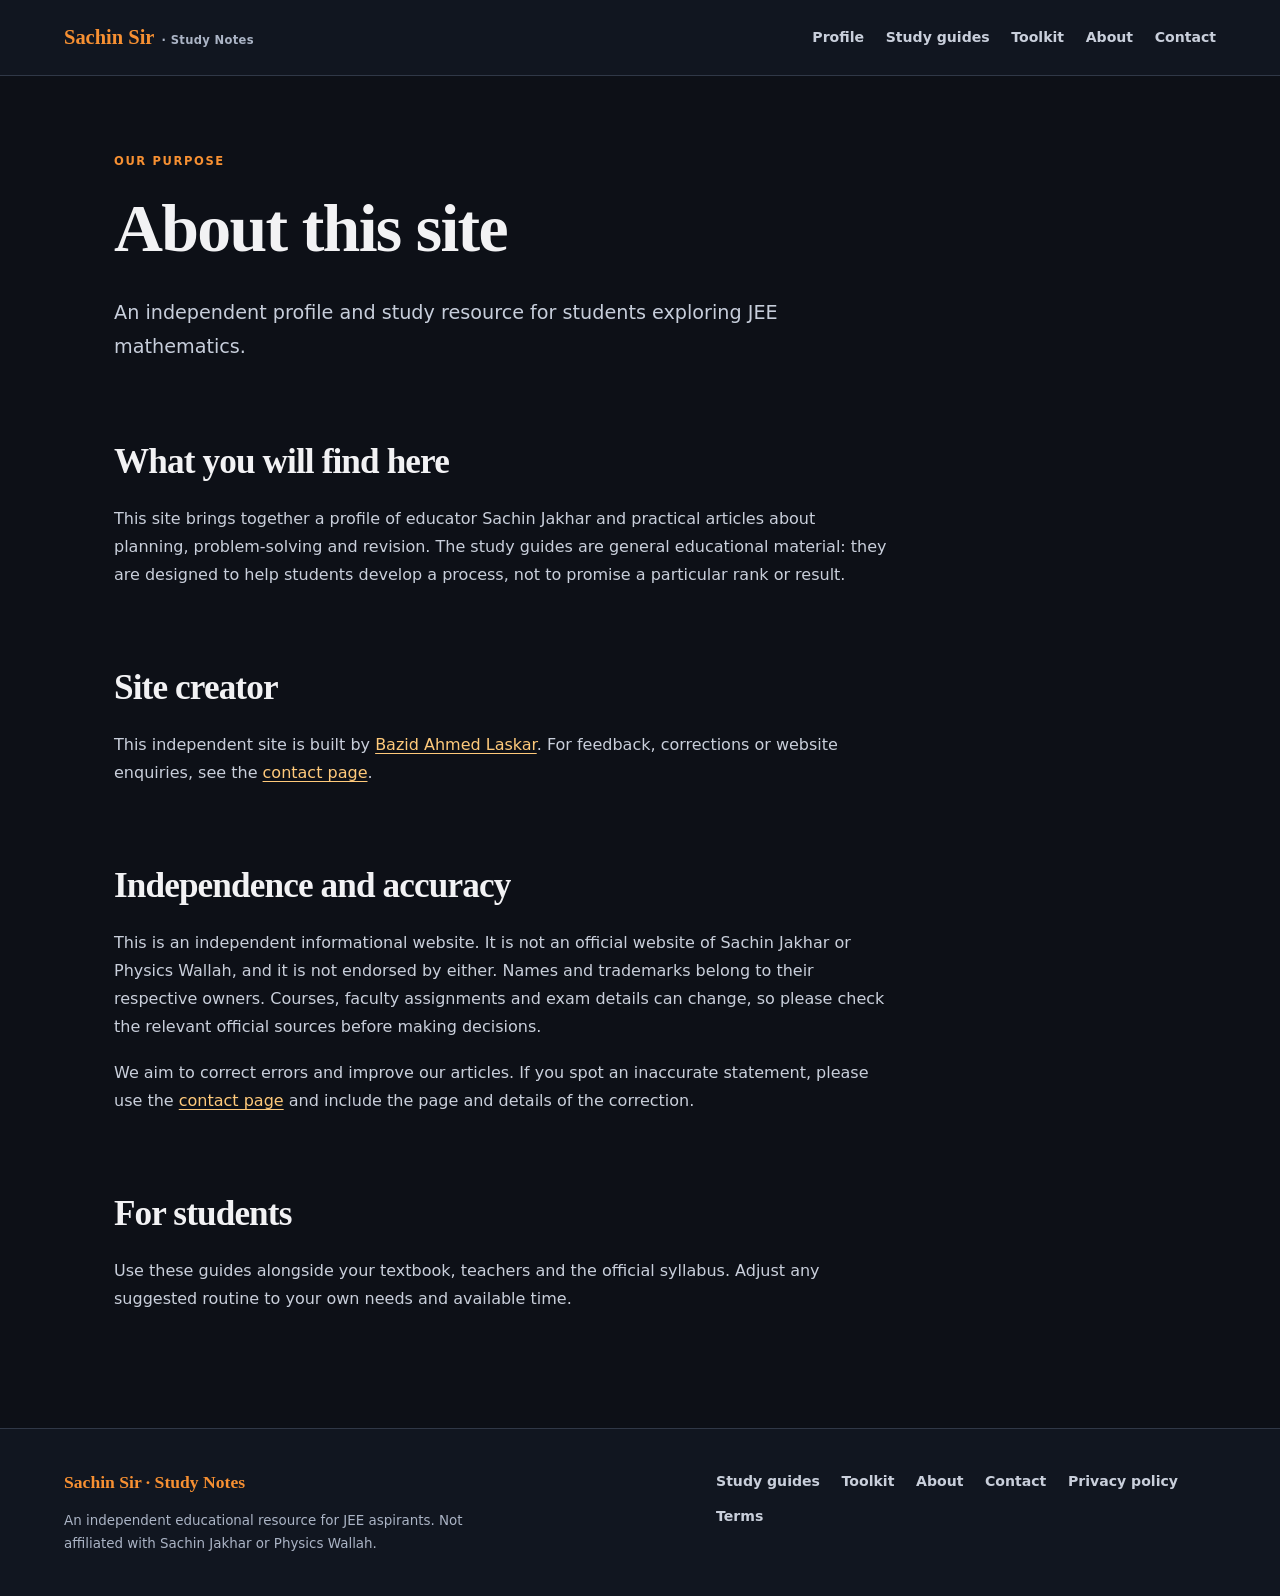
<file: about.html>
<!doctype html><html lang="en"><head><meta charset="utf-8"><meta name="viewport" content="width=device-width, initial-scale=1"><title>About This Site | Sachin Sir Study Notes</title><meta name="description" content="Learn about this independent Sachin Jakhar profile and JEE mathematics study resource."><meta name="robots" content="index, follow"><link rel="canonical" href="https://sachinsir.netlify.app/about.html"><meta property="og:title" content="About This Site"><meta property="og:description" content="Learn about this independent Sachin Jakhar profile and JEE mathematics study resource."><meta property="og:url" content="https://sachinsir.netlify.app/about.html"><meta property="og:type" content="website"><link rel="stylesheet" href="/site.css"><link rel="icon" href="/assets/favicon.svg" type="image/svg+xml"><link rel="icon" href="/assets/favicon.png" type="image/png" sizes="96x96"><link rel="apple-touch-icon" href="/assets/favicon.png"></head><body><a class="skip-link" href="#main-content">Skip to content</a><header class="site-header"><a class="brand" href="/">Sachin Sir <span>· Study Notes</span></a><nav aria-label="Main navigation"><a href="/">Profile</a><a href="/study-guides.html">Study guides</a><a href="/study-toolkit.html">Toolkit</a><a href="/about.html">About</a><a href="/contact.html">Contact</a></nav></header><main id="main-content"><div class="article"><p class="eyebrow">Our purpose</p><h1>About this site</h1><p class="lead">An independent profile and study resource for students exploring JEE mathematics.</p><h2>What you will find here</h2><p>This site brings together a profile of educator Sachin Jakhar and practical articles about planning, problem-solving and revision. The study guides are general educational material: they are designed to help students develop a process, not to promise a particular rank or result.</p><h2>Site creator</h2><p>This independent site is built by <a href="https://bazidlaskar.netlify.app/">Bazid Ahmed Laskar</a>. For feedback, corrections or website enquiries, see the <a href="/contact.html">contact page</a>.</p><h2>Independence and accuracy</h2><p>This is an independent informational website. It is not an official website of Sachin Jakhar or Physics Wallah, and it is not endorsed by either. Names and trademarks belong to their respective owners. Courses, faculty assignments and exam details can change, so please check the relevant official sources before making decisions.</p><p>We aim to correct errors and improve our articles. If you spot an inaccurate statement, please use the <a href="/contact.html">contact page</a> and include the page and details of the correction.</p><h2>For students</h2><p>Use these guides alongside your textbook, teachers and the official syllabus. Adjust any suggested routine to your own needs and available time.</p></div></main><footer class="site-footer"><div><strong>Sachin Sir · Study Notes</strong><p>An independent educational resource for JEE aspirants. Not affiliated with Sachin Jakhar or Physics Wallah.</p></div><nav aria-label="Footer navigation"><a href="/study-guides.html">Study guides</a><a href="/study-toolkit.html">Toolkit</a><a href="/about.html">About</a><a href="/contact.html">Contact</a><a href="/privacy-policy.html">Privacy policy</a><a href="/terms.html">Terms</a></nav></footer></body></html>
</file>
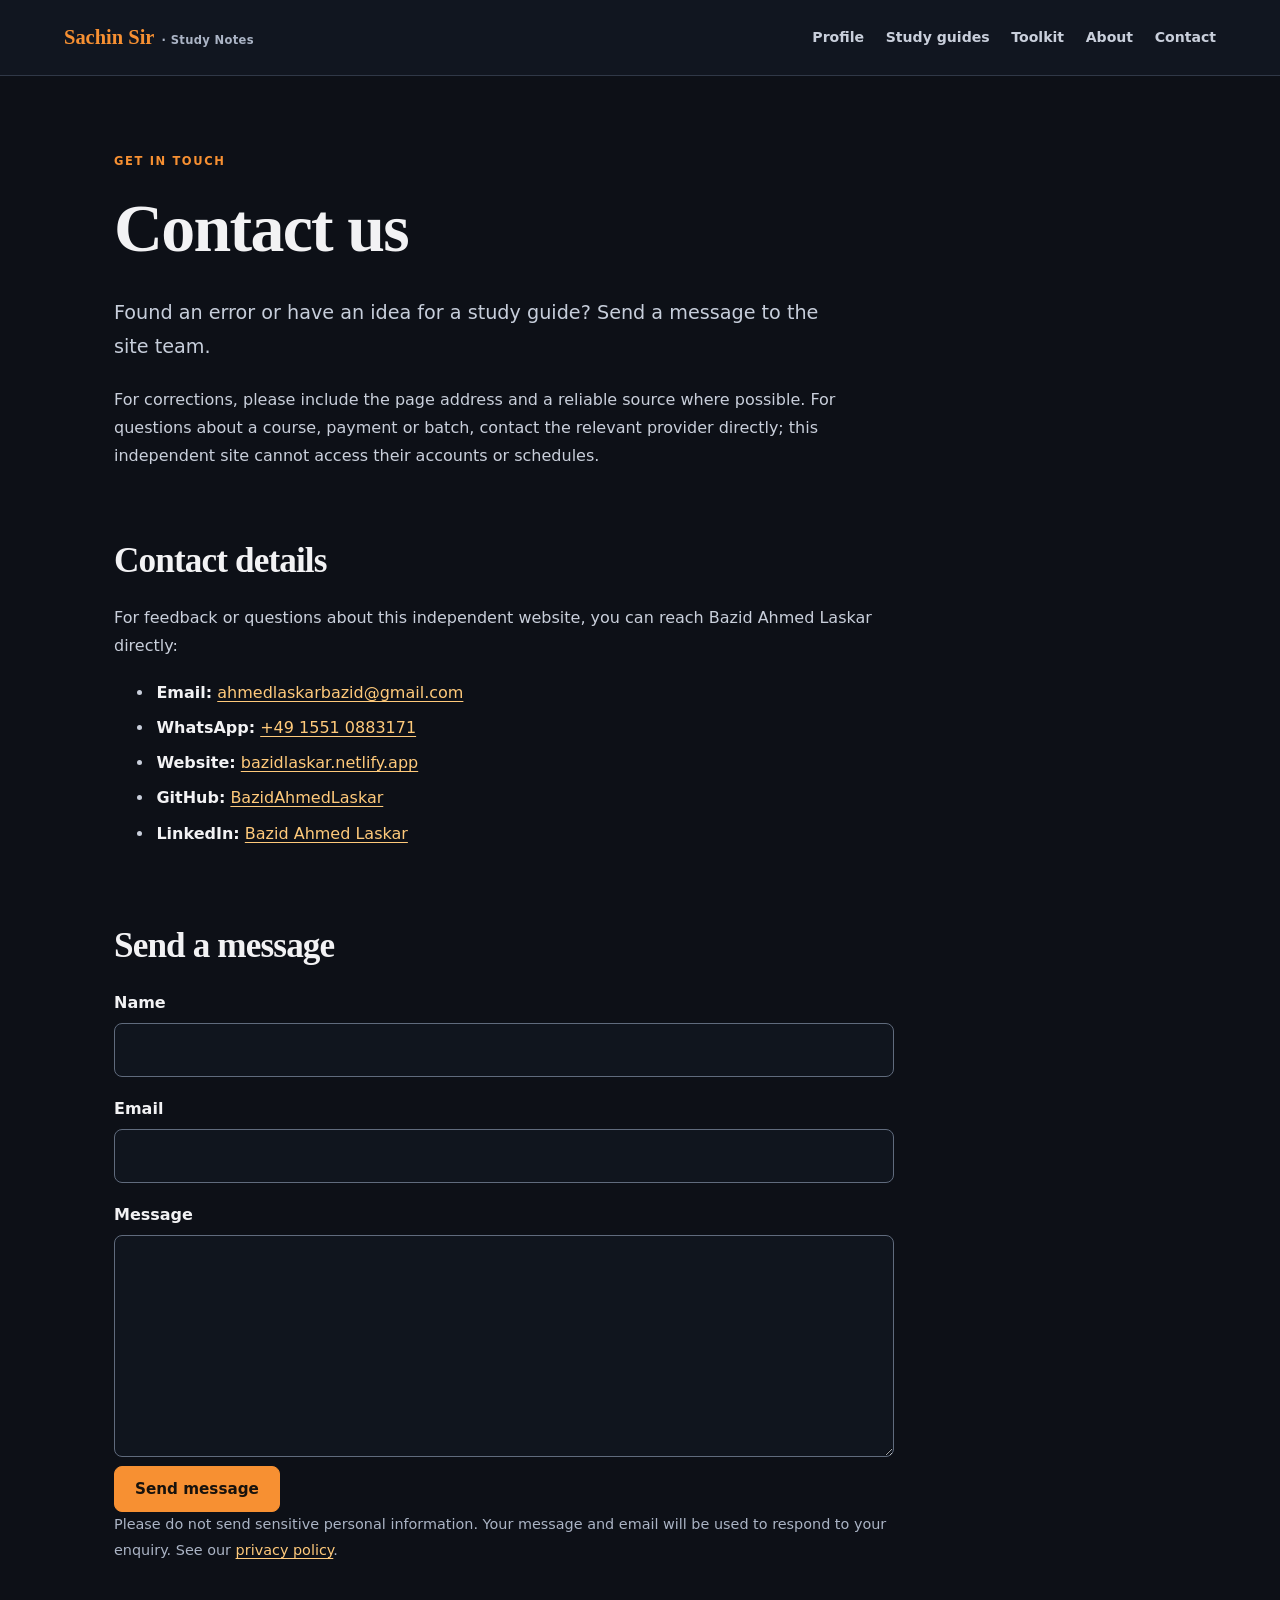
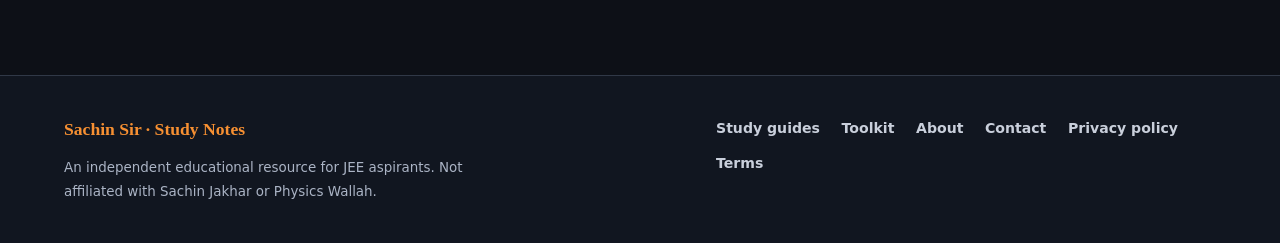
<file: contact.html>
<!doctype html><html lang="en"><head><meta charset="utf-8"><meta name="viewport" content="width=device-width, initial-scale=1"><title>Contact | Sachin Sir Study Notes</title><meta name="description" content="Contact the site team with corrections, feedback or questions about this independent educational website."><meta name="robots" content="index, follow"><link rel="canonical" href="https://sachinsir.netlify.app/contact.html"><meta property="og:title" content="Contact"><meta property="og:description" content="Contact the site team with corrections, feedback or questions about this independent educational website."><meta property="og:url" content="https://sachinsir.netlify.app/contact.html"><meta property="og:type" content="website"><link rel="stylesheet" href="/site.css"><link rel="icon" href="/assets/favicon.svg" type="image/svg+xml"><link rel="icon" href="/assets/favicon.png" type="image/png" sizes="96x96"><link rel="apple-touch-icon" href="/assets/favicon.png"></head><body><a class="skip-link" href="#main-content">Skip to content</a><header class="site-header"><a class="brand" href="/">Sachin Sir <span>· Study Notes</span></a><nav aria-label="Main navigation"><a href="/">Profile</a><a href="/study-guides.html">Study guides</a><a href="/study-toolkit.html">Toolkit</a><a href="/about.html">About</a><a href="/contact.html">Contact</a></nav></header><main id="main-content"><div class="article"><p class="eyebrow">Get in touch</p><h1>Contact us</h1><p class="lead">Found an error or have an idea for a study guide? Send a message to the site team.</p><p>For corrections, please include the page address and a reliable source where possible. For questions about a course, payment or batch, contact the relevant provider directly; this independent site cannot access their accounts or schedules.</p><section class="contact-details" aria-labelledby="contact-details-title"><h2 id="contact-details-title">Contact details</h2><p>For feedback or questions about this independent website, you can reach Bazid Ahmed Laskar directly:</p><ul><li><strong>Email:</strong> <a href="mailto:ahmedlaskarbazid@gmail.com">ahmedlaskarbazid@gmail.com</a></li><li><strong>WhatsApp:</strong> <a href="https://wa.me/4915510883171">+49 1551 0883171</a></li><li><strong>Website:</strong> <a href="https://bazidlaskar.netlify.app/">bazidlaskar.netlify.app</a></li><li><strong>GitHub:</strong> <a href="https://github.com/BazidAhmedLaskar">BazidAhmedLaskar</a></li><li><strong>LinkedIn:</strong> <a href="https://www.linkedin.com/in/bazid-ahmed-laskar-191717307">Bazid Ahmed Laskar</a></li></ul></section><h2>Send a message</h2><form name="contact" method="POST" data-netlify="true" netlify-honeypot="bot-field" action="/thank-you.html"><input type="hidden" name="form-name" value="contact"><p hidden><label>Don't fill this out: <input name="bot-field"></label></p><label for="name">Name</label><input id="name" name="name" autocomplete="name" required><label for="email">Email</label><input id="email" name="email" type="email" autocomplete="email" required><label for="message">Message</label><textarea id="message" name="message" rows="7" required></textarea><button type="submit">Send message</button></form><p class="small">Please do not send sensitive personal information. Your message and email will be used to respond to your enquiry. See our <a href="/privacy-policy.html">privacy policy</a>.</p></div></main><footer class="site-footer"><div><strong>Sachin Sir · Study Notes</strong><p>An independent educational resource for JEE aspirants. Not affiliated with Sachin Jakhar or Physics Wallah.</p></div><nav aria-label="Footer navigation"><a href="/study-guides.html">Study guides</a><a href="/study-toolkit.html">Toolkit</a><a href="/about.html">About</a><a href="/contact.html">Contact</a><a href="/privacy-policy.html">Privacy policy</a><a href="/terms.html">Terms</a></nav></footer></body></html>
</file>
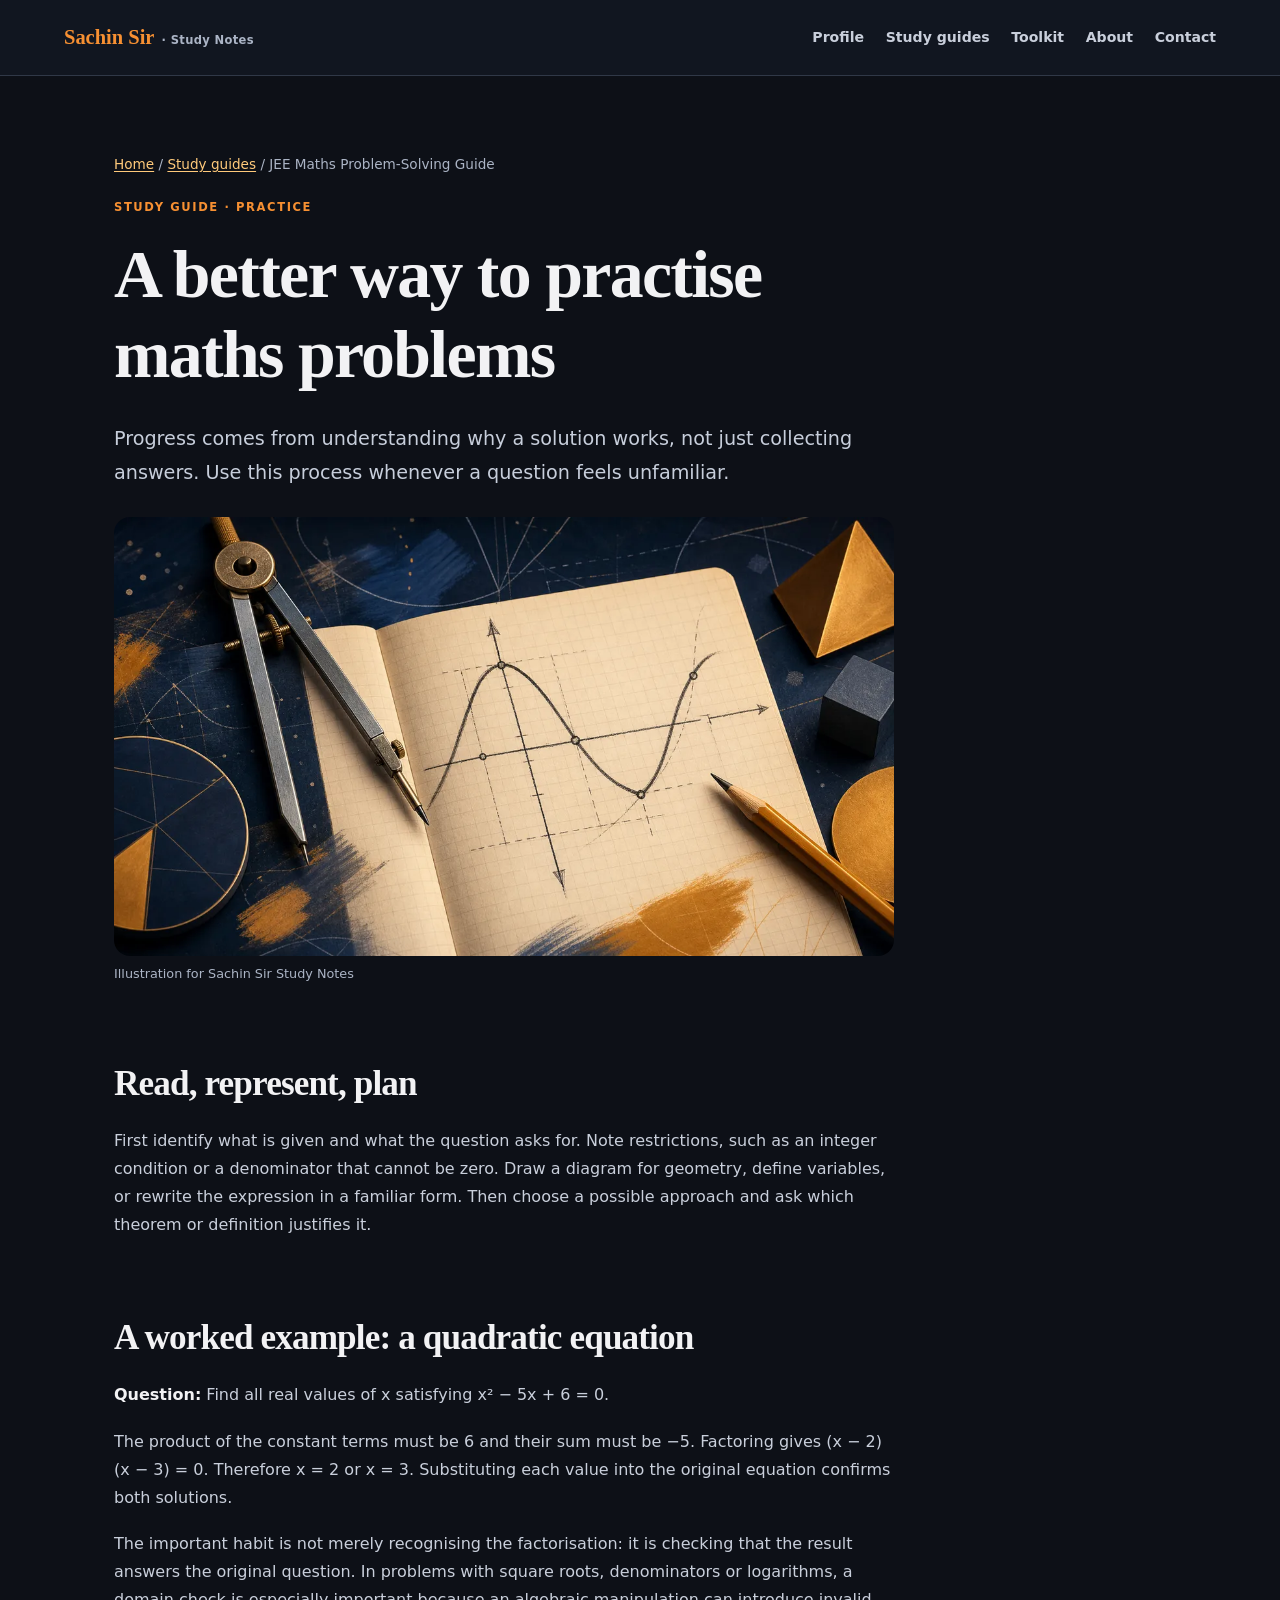
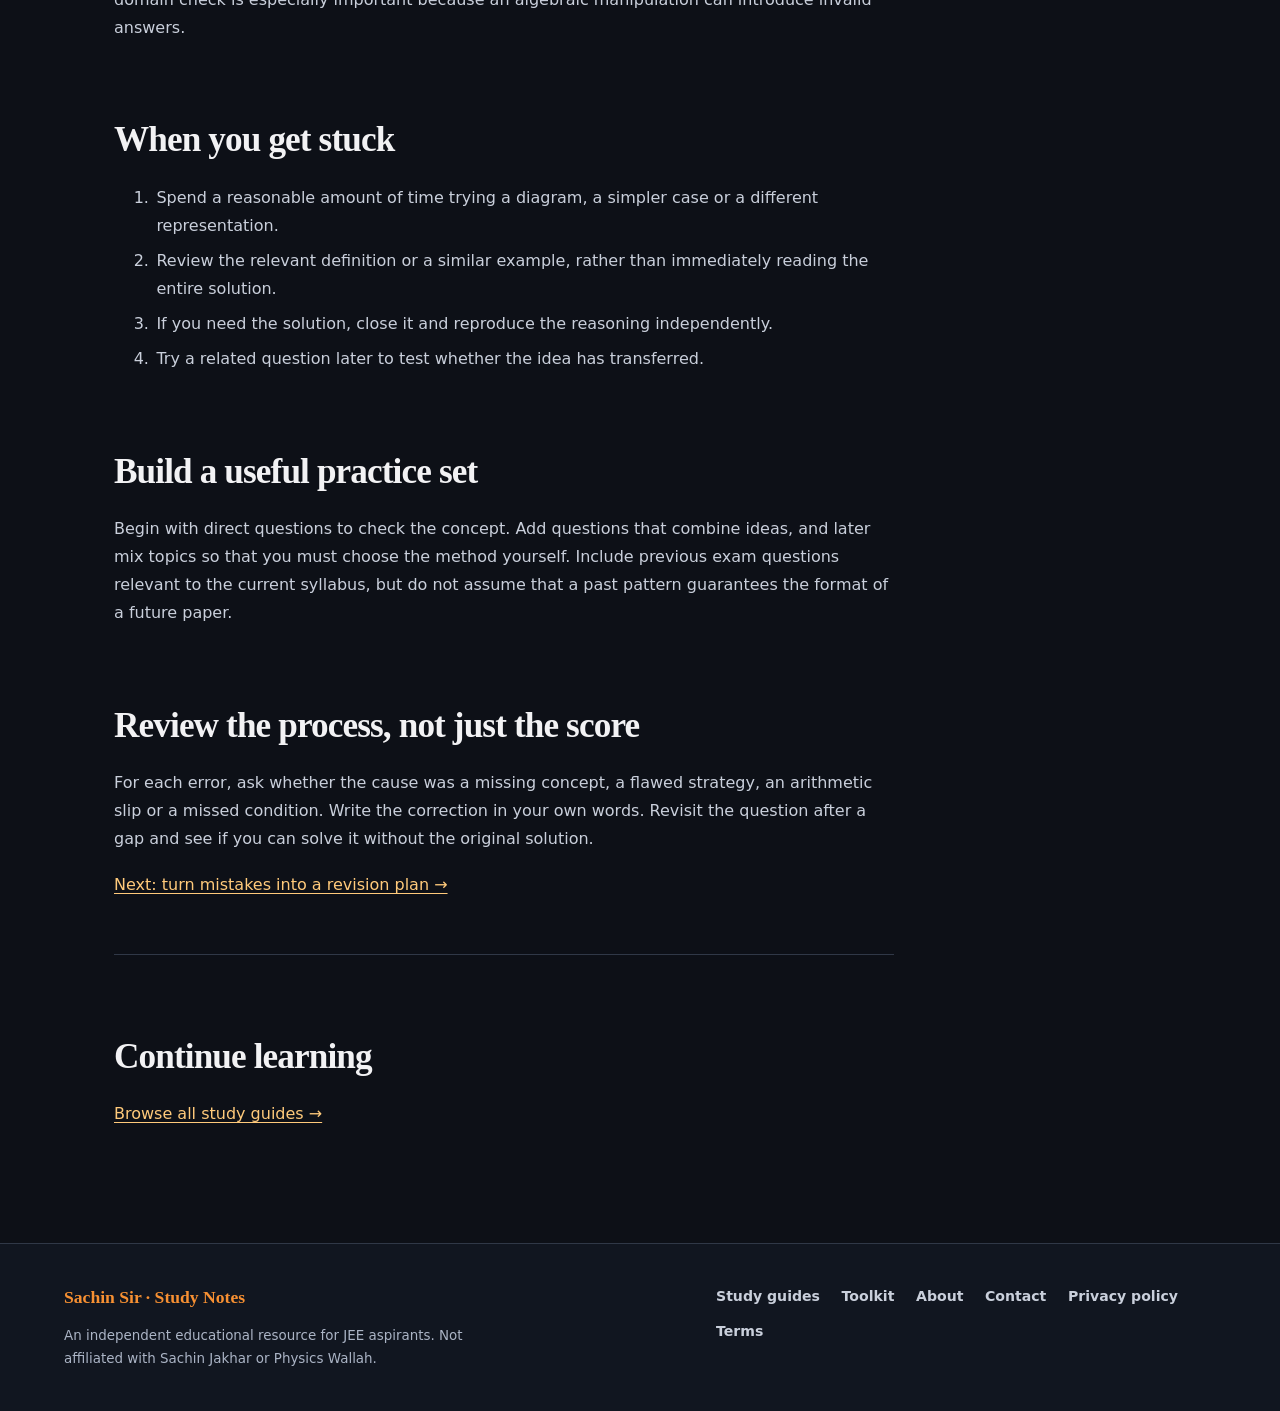
<file: jee-maths-problem-solving.html>
<!doctype html><html lang="en"><head><meta charset="utf-8"><meta name="viewport" content="width=device-width, initial-scale=1"><title>JEE Maths Problem-Solving Guide | Sachin Sir Study Notes</title><meta name="description" content="A step-by-step approach to JEE maths questions, with a worked quadratic example and advice for reviewing mistakes."><meta name="robots" content="index, follow"><link rel="canonical" href="https://sachinsir.netlify.app/jee-maths-problem-solving.html"><meta property="og:title" content="JEE Maths Problem-Solving Guide"><meta property="og:description" content="A step-by-step approach to JEE maths questions, with a worked quadratic example and advice for reviewing mistakes."><meta property="og:url" content="https://sachinsir.netlify.app/jee-maths-problem-solving.html"><meta property="og:type" content="article"><link rel="stylesheet" href="/site.css"><link rel="icon" href="/assets/favicon.svg" type="image/svg+xml"><link rel="icon" href="/assets/favicon.png" type="image/png" sizes="96x96"><link rel="apple-touch-icon" href="/assets/favicon.png"><meta property="og:image" content="https://sachinsir.netlify.app/images/problem-solving.webp"><script type="application/ld+json">{"@context": "https://schema.org", "@graph": [{"@type": "Article", "headline": "JEE Maths Problem-Solving Guide", "mainEntityOfPage": "https://sachinsir.netlify.app/jee-maths-problem-solving.html", "image": "https://sachinsir.netlify.app/images/problem-solving.webp", "publisher": {"@type": "Organization", "name": "Sachin Sir Study Notes"}}, {"@type": "BreadcrumbList", "itemListElement": [{"@type": "ListItem", "position": 1, "name": "Home", "item": "https://sachinsir.netlify.app/"}, {"@type": "ListItem", "position": 2, "name": "Study guides", "item": "https://sachinsir.netlify.app/study-guides.html"}, {"@type": "ListItem", "position": 3, "name": "JEE Maths Problem-Solving Guide", "item": "https://sachinsir.netlify.app/jee-maths-problem-solving.html"}]}]}</script></head><body><a class="skip-link" href="#main-content">Skip to content</a><header class="site-header"><a class="brand" href="/">Sachin Sir <span>· Study Notes</span></a><nav aria-label="Main navigation"><a href="/">Profile</a><a href="/study-guides.html">Study guides</a><a href="/study-toolkit.html">Toolkit</a><a href="/about.html">About</a><a href="/contact.html">Contact</a></nav></header><main id="main-content"><div class="article"><nav class="breadcrumbs" aria-label="Breadcrumb"><a href="/">Home</a> / <a href="/study-guides.html">Study guides</a> / JEE Maths Problem-Solving Guide</nav><p class="eyebrow">Study guide · Practice</p><h1>A better way to practise maths problems</h1><p class="lead">Progress comes from understanding why a solution works, not just collecting answers. Use this process whenever a question feels unfamiliar.</p><figure><img class="article-image" src="/images/problem-solving.webp" width="1200" height="675" alt="Illustration of a notebook with a graph and geometric tools"><figcaption class="image-caption">Illustration for Sachin Sir Study Notes</figcaption></figure><h2>Read, represent, plan</h2><p>First identify what is given and what the question asks for. Note restrictions, such as an integer condition or a denominator that cannot be zero. Draw a diagram for geometry, define variables, or rewrite the expression in a familiar form. Then choose a possible approach and ask which theorem or definition justifies it.</p><h2>A worked example: a quadratic equation</h2><p><strong>Question:</strong> Find all real values of x satisfying x² − 5x + 6 = 0.</p><p>The product of the constant terms must be 6 and their sum must be −5. Factoring gives (x − 2)(x − 3) = 0. Therefore x = 2 or x = 3. Substituting each value into the original equation confirms both solutions.</p><p>The important habit is not merely recognising the factorisation: it is checking that the result answers the original question. In problems with square roots, denominators or logarithms, a domain check is especially important because an algebraic manipulation can introduce invalid answers.</p><h2>When you get stuck</h2><ol><li>Spend a reasonable amount of time trying a diagram, a simpler case or a different representation.</li><li>Review the relevant definition or a similar example, rather than immediately reading the entire solution.</li><li>If you need the solution, close it and reproduce the reasoning independently.</li><li>Try a related question later to test whether the idea has transferred.</li></ol><h2>Build a useful practice set</h2><p>Begin with direct questions to check the concept. Add questions that combine ideas, and later mix topics so that you must choose the method yourself. Include previous exam questions relevant to the current syllabus, but do not assume that a past pattern guarantees the format of a future paper.</p><h2>Review the process, not just the score</h2><p>For each error, ask whether the cause was a missing concept, a flawed strategy, an arithmetic slip or a missed condition. Write the correction in your own words. Revisit the question after a gap and see if you can solve it without the original solution.</p><p><a href="/jee-maths-revision.html">Next: turn mistakes into a revision plan →</a></p><div class="related"><h2>Continue learning</h2><p><a href="/study-guides.html">Browse all study guides →</a></p></div></div></main><footer class="site-footer"><div><strong>Sachin Sir · Study Notes</strong><p>An independent educational resource for JEE aspirants. Not affiliated with Sachin Jakhar or Physics Wallah.</p></div><nav aria-label="Footer navigation"><a href="/study-guides.html">Study guides</a><a href="/study-toolkit.html">Toolkit</a><a href="/about.html">About</a><a href="/contact.html">Contact</a><a href="/privacy-policy.html">Privacy policy</a><a href="/terms.html">Terms</a></nav></footer></body></html>
</file>
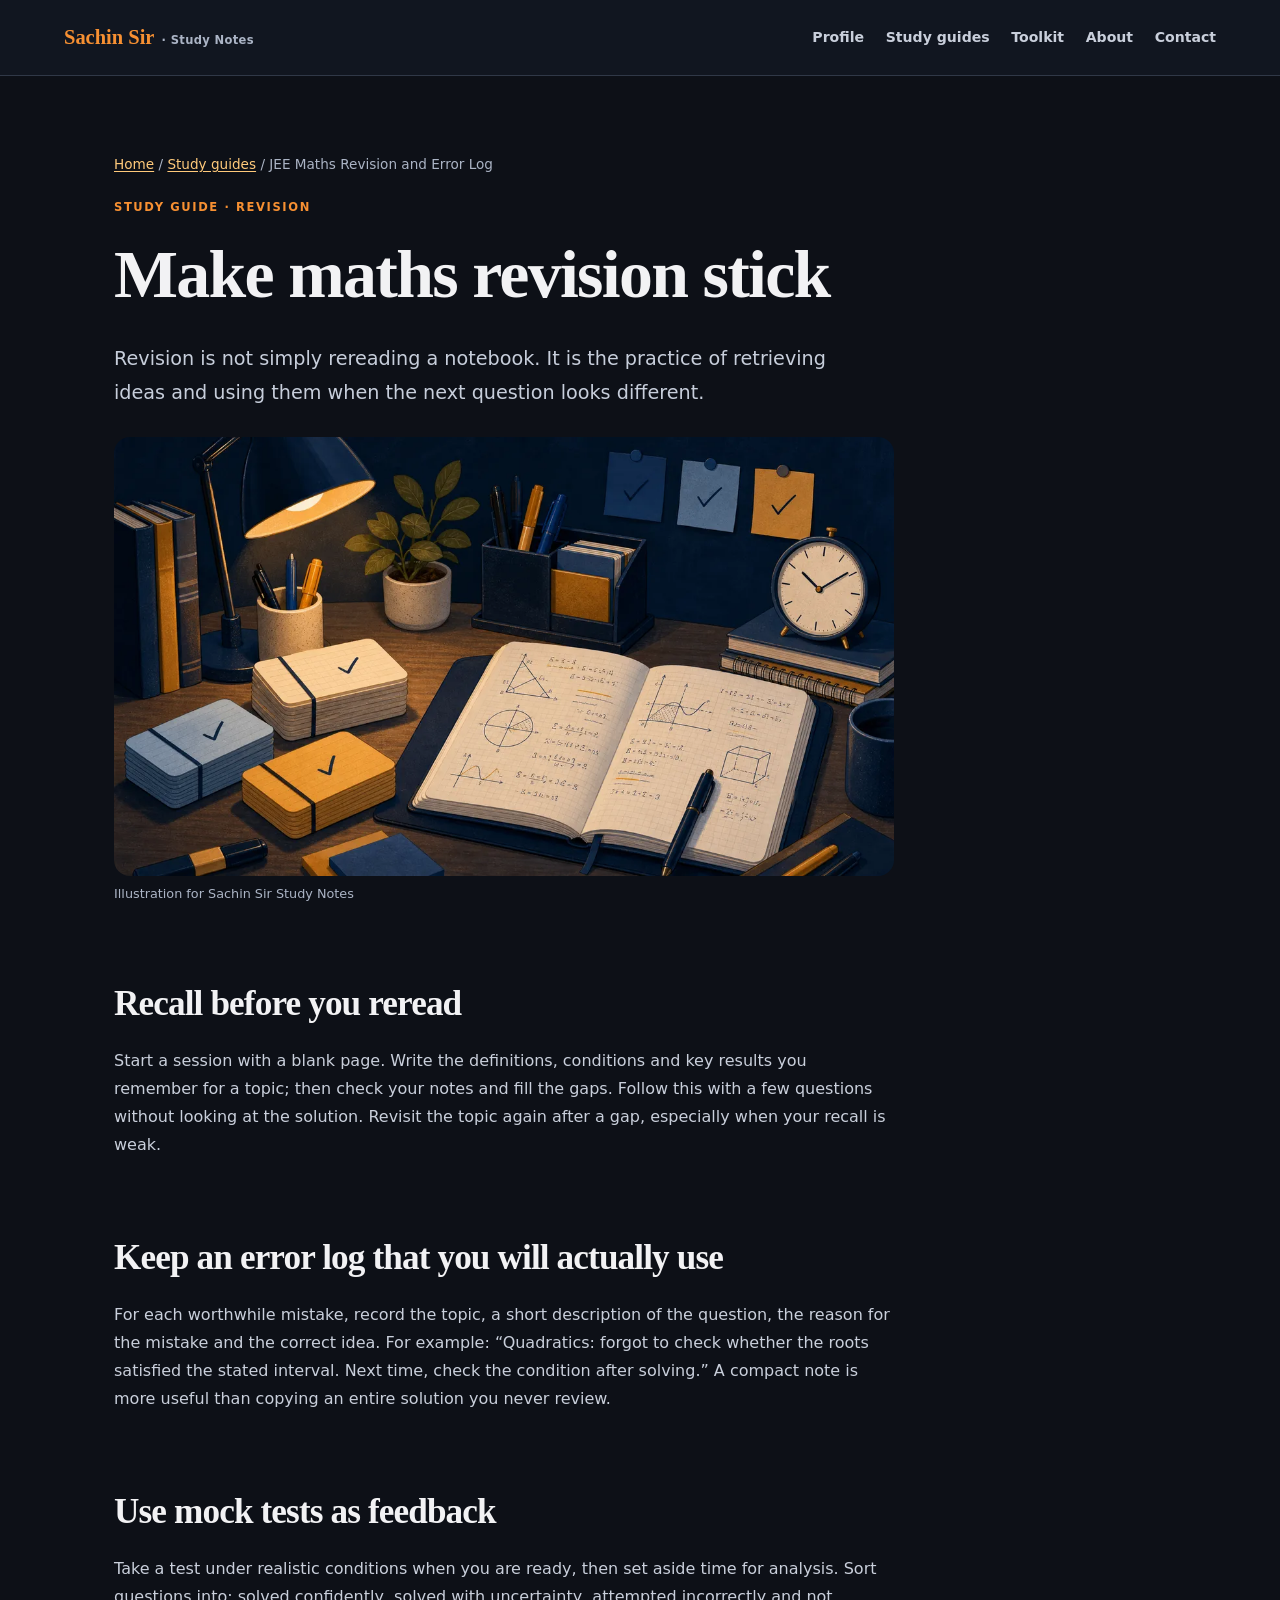
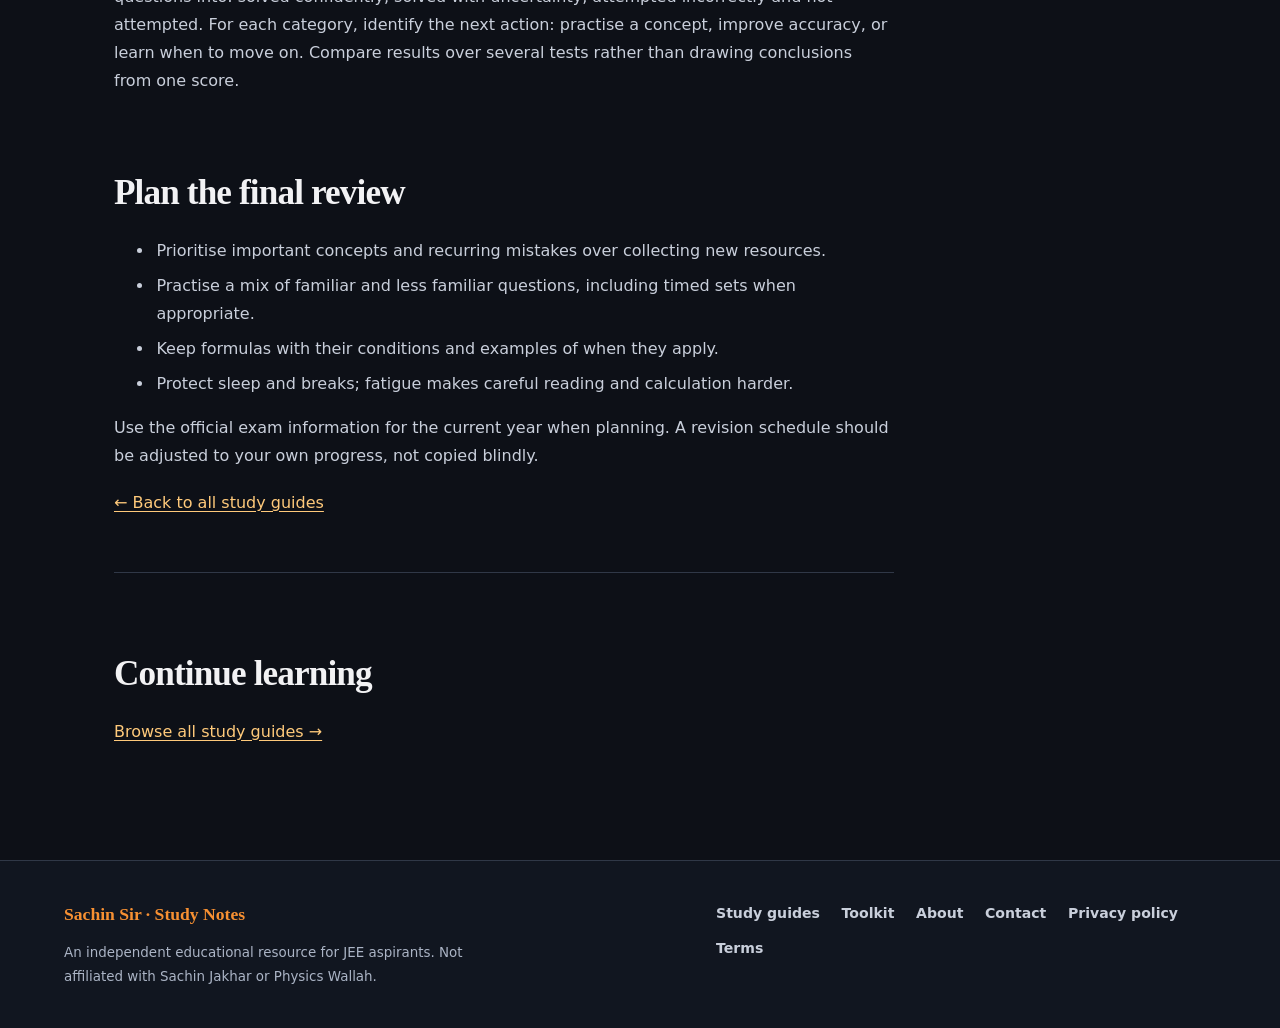
<file: jee-maths-revision.html>
<!doctype html><html lang="en"><head><meta charset="utf-8"><meta name="viewport" content="width=device-width, initial-scale=1"><title>JEE Maths Revision and Error Log | Sachin Sir Study Notes</title><meta name="description" content="How to revise JEE maths with active recall, a useful error log and careful mock-test analysis."><meta name="robots" content="index, follow"><link rel="canonical" href="https://sachinsir.netlify.app/jee-maths-revision.html"><meta property="og:title" content="JEE Maths Revision and Error Log"><meta property="og:description" content="How to revise JEE maths with active recall, a useful error log and careful mock-test analysis."><meta property="og:url" content="https://sachinsir.netlify.app/jee-maths-revision.html"><meta property="og:type" content="article"><link rel="stylesheet" href="/site.css"><link rel="icon" href="/assets/favicon.svg" type="image/svg+xml"><link rel="icon" href="/assets/favicon.png" type="image/png" sizes="96x96"><link rel="apple-touch-icon" href="/assets/favicon.png"><meta property="og:image" content="https://sachinsir.netlify.app/images/revision.webp"><script type="application/ld+json">{"@context": "https://schema.org", "@graph": [{"@type": "Article", "headline": "JEE Maths Revision and Error Log", "mainEntityOfPage": "https://sachinsir.netlify.app/jee-maths-revision.html", "image": "https://sachinsir.netlify.app/images/revision.webp", "publisher": {"@type": "Organization", "name": "Sachin Sir Study Notes"}}, {"@type": "BreadcrumbList", "itemListElement": [{"@type": "ListItem", "position": 1, "name": "Home", "item": "https://sachinsir.netlify.app/"}, {"@type": "ListItem", "position": 2, "name": "Study guides", "item": "https://sachinsir.netlify.app/study-guides.html"}, {"@type": "ListItem", "position": 3, "name": "JEE Maths Revision and Error Log", "item": "https://sachinsir.netlify.app/jee-maths-revision.html"}]}]}</script></head><body><a class="skip-link" href="#main-content">Skip to content</a><header class="site-header"><a class="brand" href="/">Sachin Sir <span>· Study Notes</span></a><nav aria-label="Main navigation"><a href="/">Profile</a><a href="/study-guides.html">Study guides</a><a href="/study-toolkit.html">Toolkit</a><a href="/about.html">About</a><a href="/contact.html">Contact</a></nav></header><main id="main-content"><div class="article"><nav class="breadcrumbs" aria-label="Breadcrumb"><a href="/">Home</a> / <a href="/study-guides.html">Study guides</a> / JEE Maths Revision and Error Log</nav><p class="eyebrow">Study guide · Revision</p><h1>Make maths revision stick</h1><p class="lead">Revision is not simply rereading a notebook. It is the practice of retrieving ideas and using them when the next question looks different.</p><figure><img class="article-image" src="/images/revision.webp" width="1200" height="675" alt="Illustration of revision cards and a maths notebook"><figcaption class="image-caption">Illustration for Sachin Sir Study Notes</figcaption></figure><h2>Recall before you reread</h2><p>Start a session with a blank page. Write the definitions, conditions and key results you remember for a topic; then check your notes and fill the gaps. Follow this with a few questions without looking at the solution. Revisit the topic again after a gap, especially when your recall is weak.</p><h2>Keep an error log that you will actually use</h2><p>For each worthwhile mistake, record the topic, a short description of the question, the reason for the mistake and the correct idea. For example: “Quadratics: forgot to check whether the roots satisfied the stated interval. Next time, check the condition after solving.” A compact note is more useful than copying an entire solution you never review.</p><h2>Use mock tests as feedback</h2><p>Take a test under realistic conditions when you are ready, then set aside time for analysis. Sort questions into: solved confidently, solved with uncertainty, attempted incorrectly and not attempted. For each category, identify the next action: practise a concept, improve accuracy, or learn when to move on. Compare results over several tests rather than drawing conclusions from one score.</p><h2>Plan the final review</h2><ul><li>Prioritise important concepts and recurring mistakes over collecting new resources.</li><li>Practise a mix of familiar and less familiar questions, including timed sets when appropriate.</li><li>Keep formulas with their conditions and examples of when they apply.</li><li>Protect sleep and breaks; fatigue makes careful reading and calculation harder.</li></ul><p>Use the official exam information for the current year when planning. A revision schedule should be adjusted to your own progress, not copied blindly.</p><p><a href="/study-guides.html">← Back to all study guides</a></p><div class="related"><h2>Continue learning</h2><p><a href="/study-guides.html">Browse all study guides →</a></p></div></div></main><footer class="site-footer"><div><strong>Sachin Sir · Study Notes</strong><p>An independent educational resource for JEE aspirants. Not affiliated with Sachin Jakhar or Physics Wallah.</p></div><nav aria-label="Footer navigation"><a href="/study-guides.html">Study guides</a><a href="/study-toolkit.html">Toolkit</a><a href="/about.html">About</a><a href="/contact.html">Contact</a><a href="/privacy-policy.html">Privacy policy</a><a href="/terms.html">Terms</a></nav></footer></body></html>
</file>
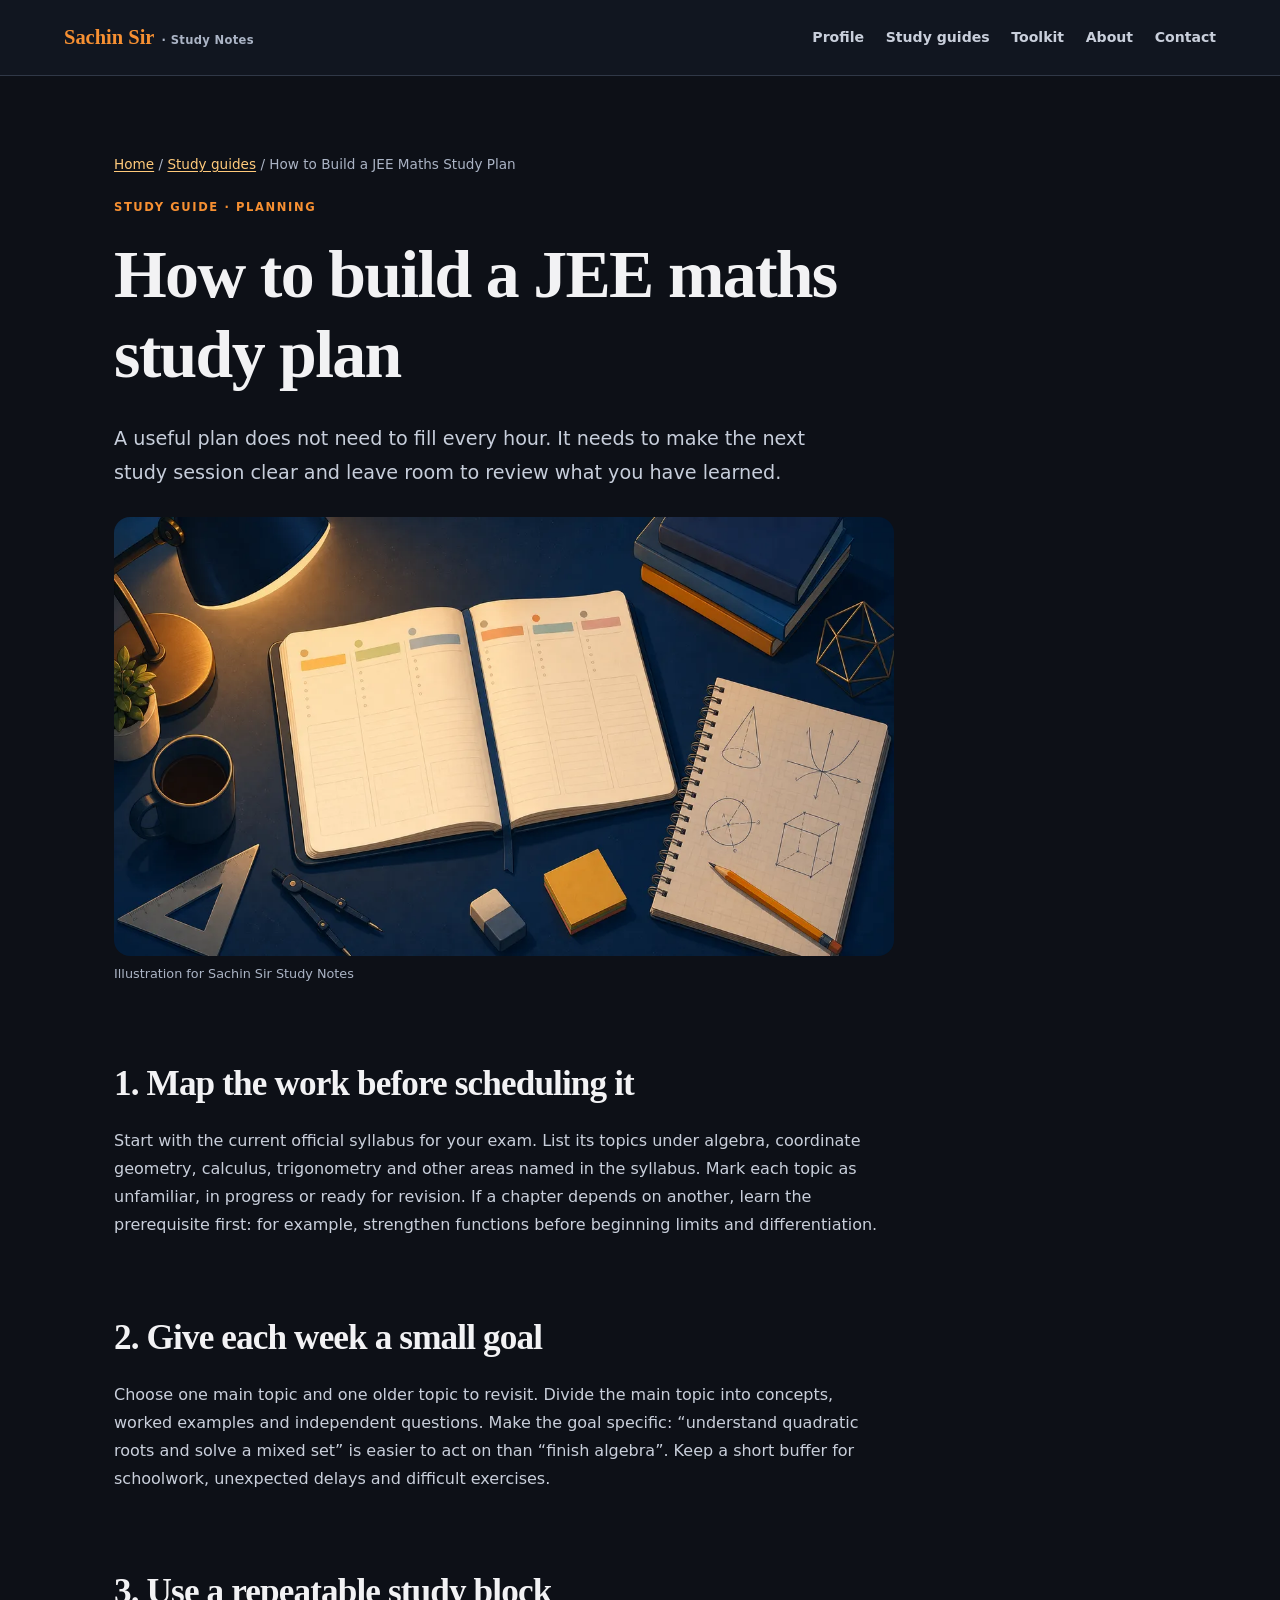
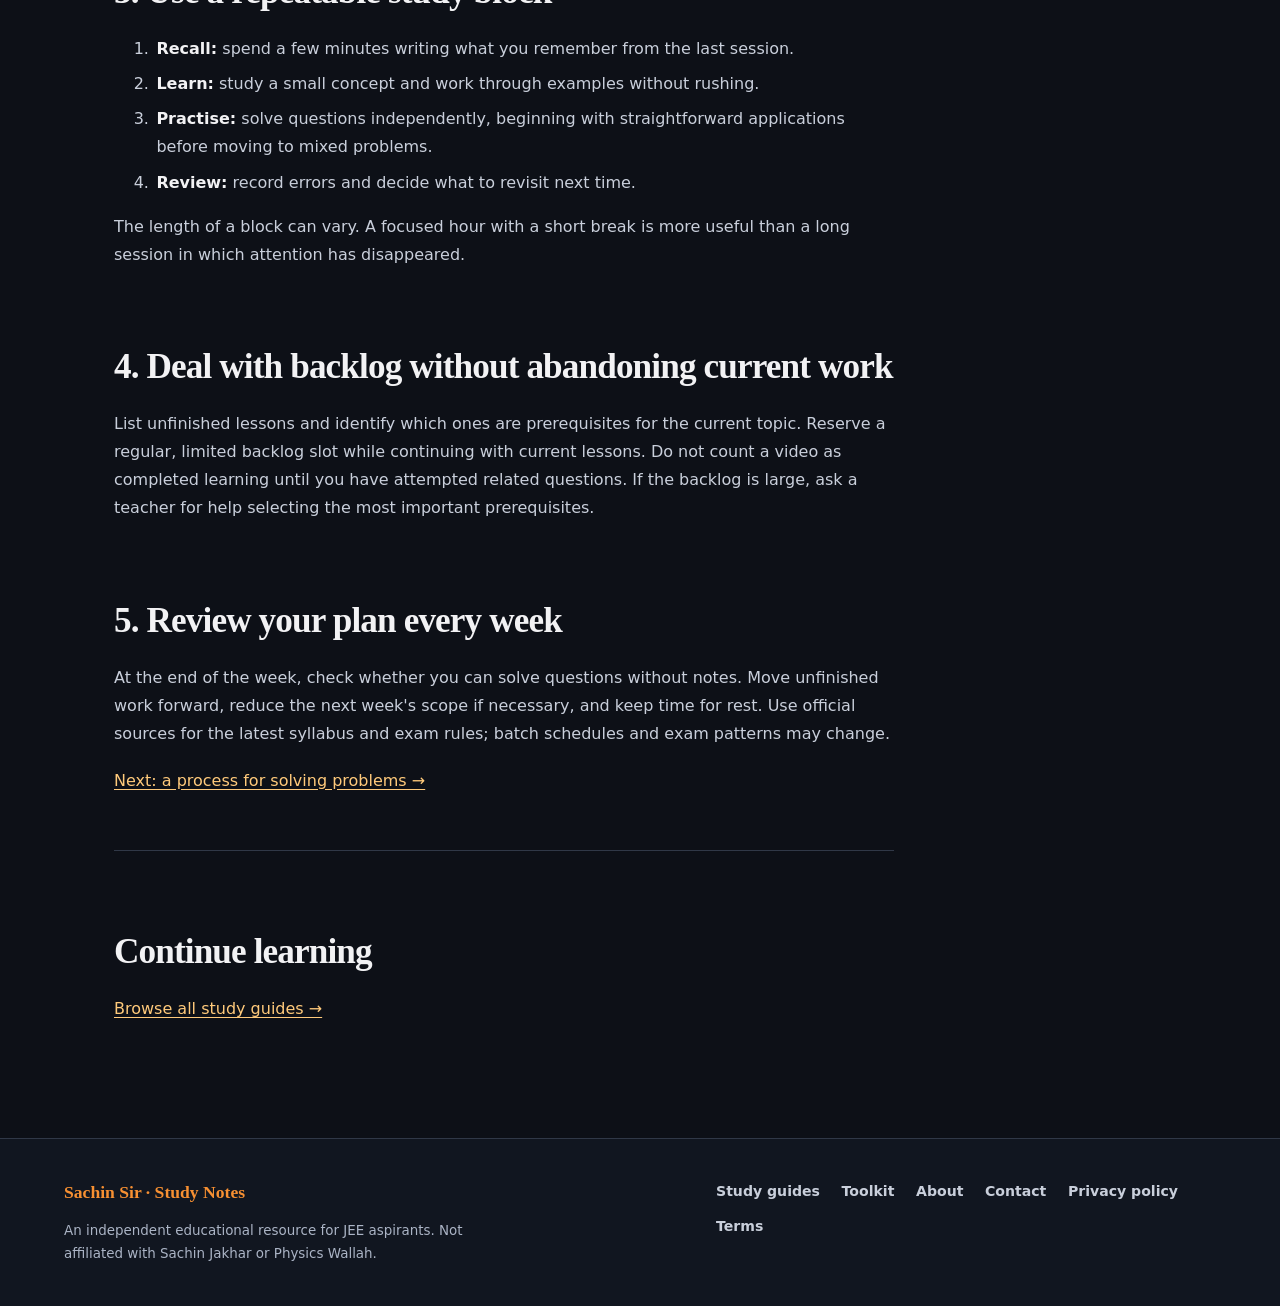
<file: jee-maths-study-plan.html>
<!doctype html><html lang="en"><head><meta charset="utf-8"><meta name="viewport" content="width=device-width, initial-scale=1"><title>How to Build a JEE Maths Study Plan | Sachin Sir Study Notes</title><meta name="description" content="A practical weekly plan for JEE mathematics, including topic selection, practice, revision and backlog management."><meta name="robots" content="index, follow"><link rel="canonical" href="https://sachinsir.netlify.app/jee-maths-study-plan.html"><meta property="og:title" content="How to Build a JEE Maths Study Plan"><meta property="og:description" content="A practical weekly plan for JEE mathematics, including topic selection, practice, revision and backlog management."><meta property="og:url" content="https://sachinsir.netlify.app/jee-maths-study-plan.html"><meta property="og:type" content="article"><link rel="stylesheet" href="/site.css"><link rel="icon" href="/assets/favicon.svg" type="image/svg+xml"><link rel="icon" href="/assets/favicon.png" type="image/png" sizes="96x96"><link rel="apple-touch-icon" href="/assets/favicon.png"><meta property="og:image" content="https://sachinsir.netlify.app/images/study-plan.webp"><script type="application/ld+json">{"@context": "https://schema.org", "@graph": [{"@type": "Article", "headline": "How to Build a JEE Maths Study Plan", "mainEntityOfPage": "https://sachinsir.netlify.app/jee-maths-study-plan.html", "image": "https://sachinsir.netlify.app/images/study-plan.webp", "publisher": {"@type": "Organization", "name": "Sachin Sir Study Notes"}}, {"@type": "BreadcrumbList", "itemListElement": [{"@type": "ListItem", "position": 1, "name": "Home", "item": "https://sachinsir.netlify.app/"}, {"@type": "ListItem", "position": 2, "name": "Study guides", "item": "https://sachinsir.netlify.app/study-guides.html"}, {"@type": "ListItem", "position": 3, "name": "How to Build a JEE Maths Study Plan", "item": "https://sachinsir.netlify.app/jee-maths-study-plan.html"}]}]}</script></head><body><a class="skip-link" href="#main-content">Skip to content</a><header class="site-header"><a class="brand" href="/">Sachin Sir <span>· Study Notes</span></a><nav aria-label="Main navigation"><a href="/">Profile</a><a href="/study-guides.html">Study guides</a><a href="/study-toolkit.html">Toolkit</a><a href="/about.html">About</a><a href="/contact.html">Contact</a></nav></header><main id="main-content"><div class="article"><nav class="breadcrumbs" aria-label="Breadcrumb"><a href="/">Home</a> / <a href="/study-guides.html">Study guides</a> / How to Build a JEE Maths Study Plan</nav><p class="eyebrow">Study guide · Planning</p><h1>How to build a JEE maths study plan</h1><p class="lead">A useful plan does not need to fill every hour. It needs to make the next study session clear and leave room to review what you have learned.</p><figure><img class="article-image" src="/images/study-plan.webp" width="1200" height="675" alt="Illustration of a planner and maths notebook"><figcaption class="image-caption">Illustration for Sachin Sir Study Notes</figcaption></figure><h2>1. Map the work before scheduling it</h2><p>Start with the current official syllabus for your exam. List its topics under algebra, coordinate geometry, calculus, trigonometry and other areas named in the syllabus. Mark each topic as unfamiliar, in progress or ready for revision. If a chapter depends on another, learn the prerequisite first: for example, strengthen functions before beginning limits and differentiation.</p><h2>2. Give each week a small goal</h2><p>Choose one main topic and one older topic to revisit. Divide the main topic into concepts, worked examples and independent questions. Make the goal specific: “understand quadratic roots and solve a mixed set” is easier to act on than “finish algebra”. Keep a short buffer for schoolwork, unexpected delays and difficult exercises.</p><h2>3. Use a repeatable study block</h2><ol><li><strong>Recall:</strong> spend a few minutes writing what you remember from the last session.</li><li><strong>Learn:</strong> study a small concept and work through examples without rushing.</li><li><strong>Practise:</strong> solve questions independently, beginning with straightforward applications before moving to mixed problems.</li><li><strong>Review:</strong> record errors and decide what to revisit next time.</li></ol><p>The length of a block can vary. A focused hour with a short break is more useful than a long session in which attention has disappeared.</p><h2>4. Deal with backlog without abandoning current work</h2><p>List unfinished lessons and identify which ones are prerequisites for the current topic. Reserve a regular, limited backlog slot while continuing with current lessons. Do not count a video as completed learning until you have attempted related questions. If the backlog is large, ask a teacher for help selecting the most important prerequisites.</p><h2>5. Review your plan every week</h2><p>At the end of the week, check whether you can solve questions without notes. Move unfinished work forward, reduce the next week's scope if necessary, and keep time for rest. Use official sources for the latest syllabus and exam rules; batch schedules and exam patterns may change.</p><p><a href="/jee-maths-problem-solving.html">Next: a process for solving problems →</a></p><div class="related"><h2>Continue learning</h2><p><a href="/study-guides.html">Browse all study guides →</a></p></div></div></main><footer class="site-footer"><div><strong>Sachin Sir · Study Notes</strong><p>An independent educational resource for JEE aspirants. Not affiliated with Sachin Jakhar or Physics Wallah.</p></div><nav aria-label="Footer navigation"><a href="/study-guides.html">Study guides</a><a href="/study-toolkit.html">Toolkit</a><a href="/about.html">About</a><a href="/contact.html">Contact</a><a href="/privacy-policy.html">Privacy policy</a><a href="/terms.html">Terms</a></nav></footer></body></html>
</file>
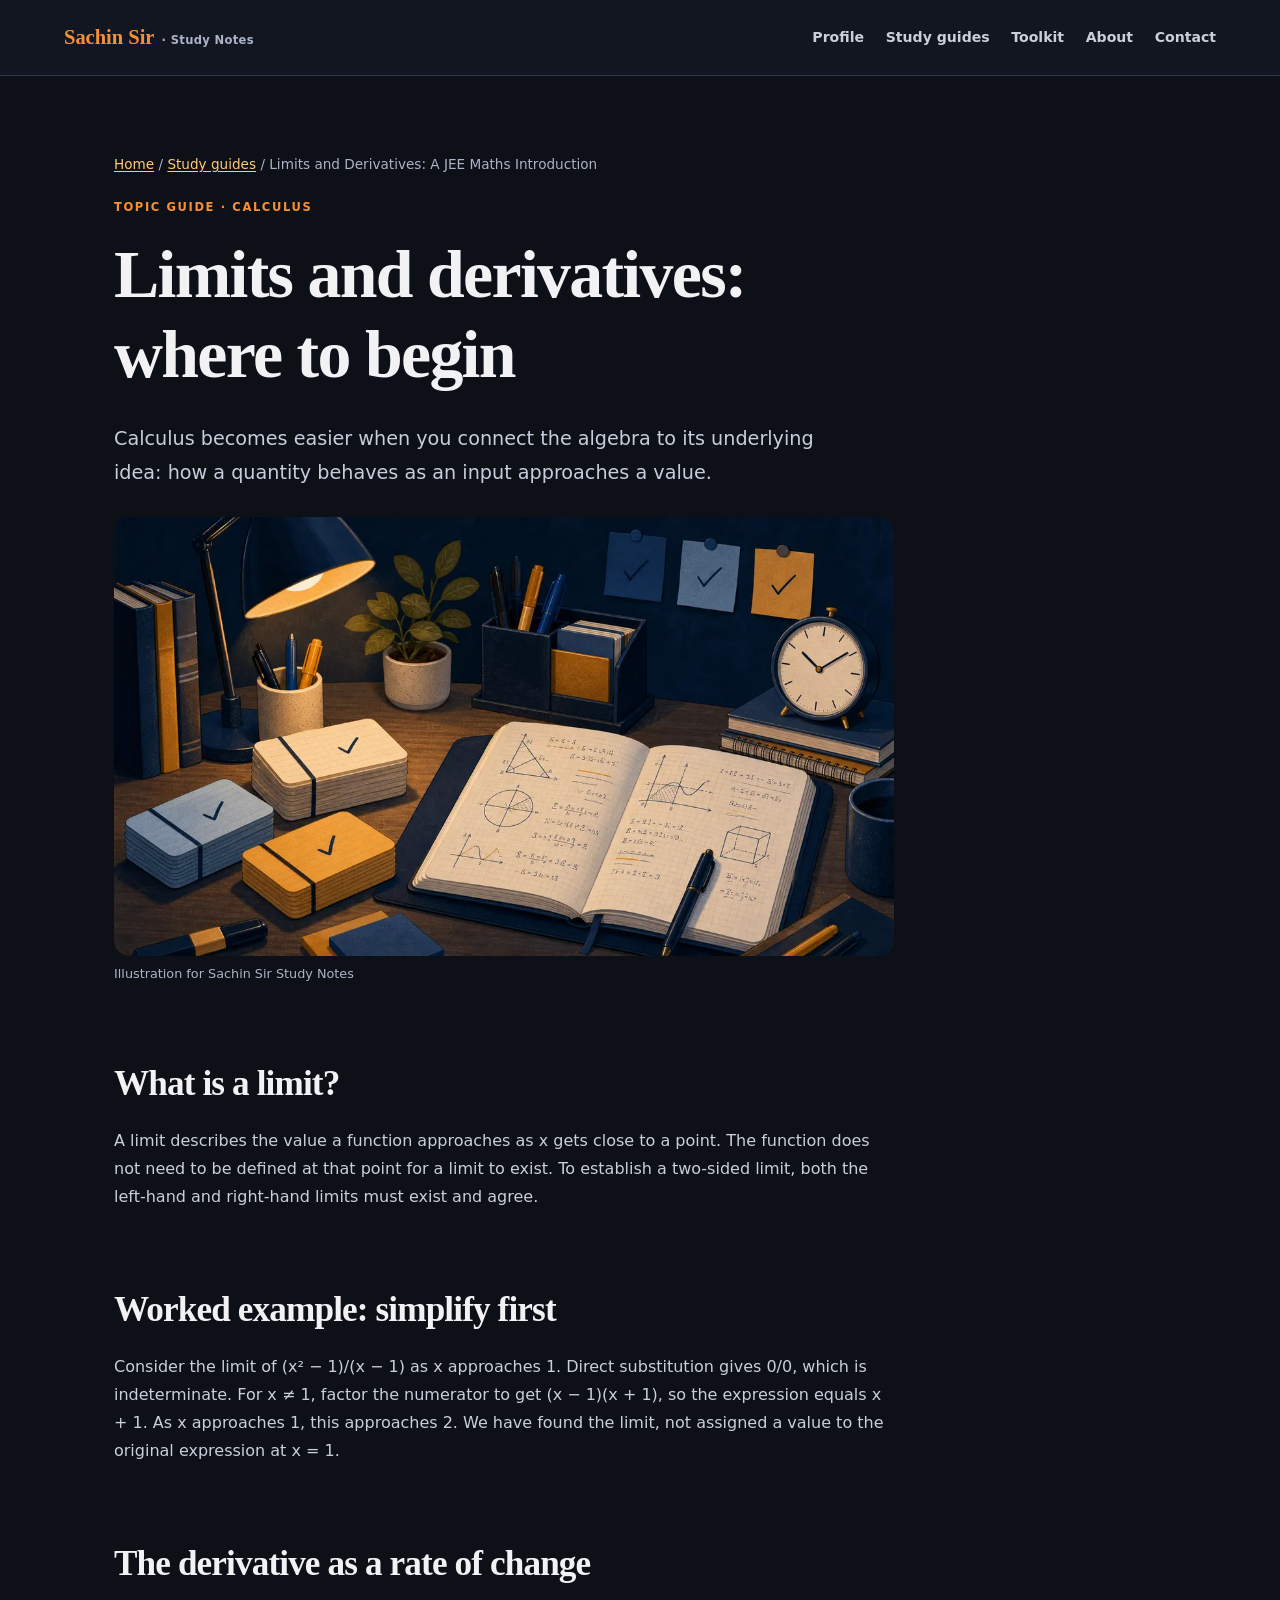
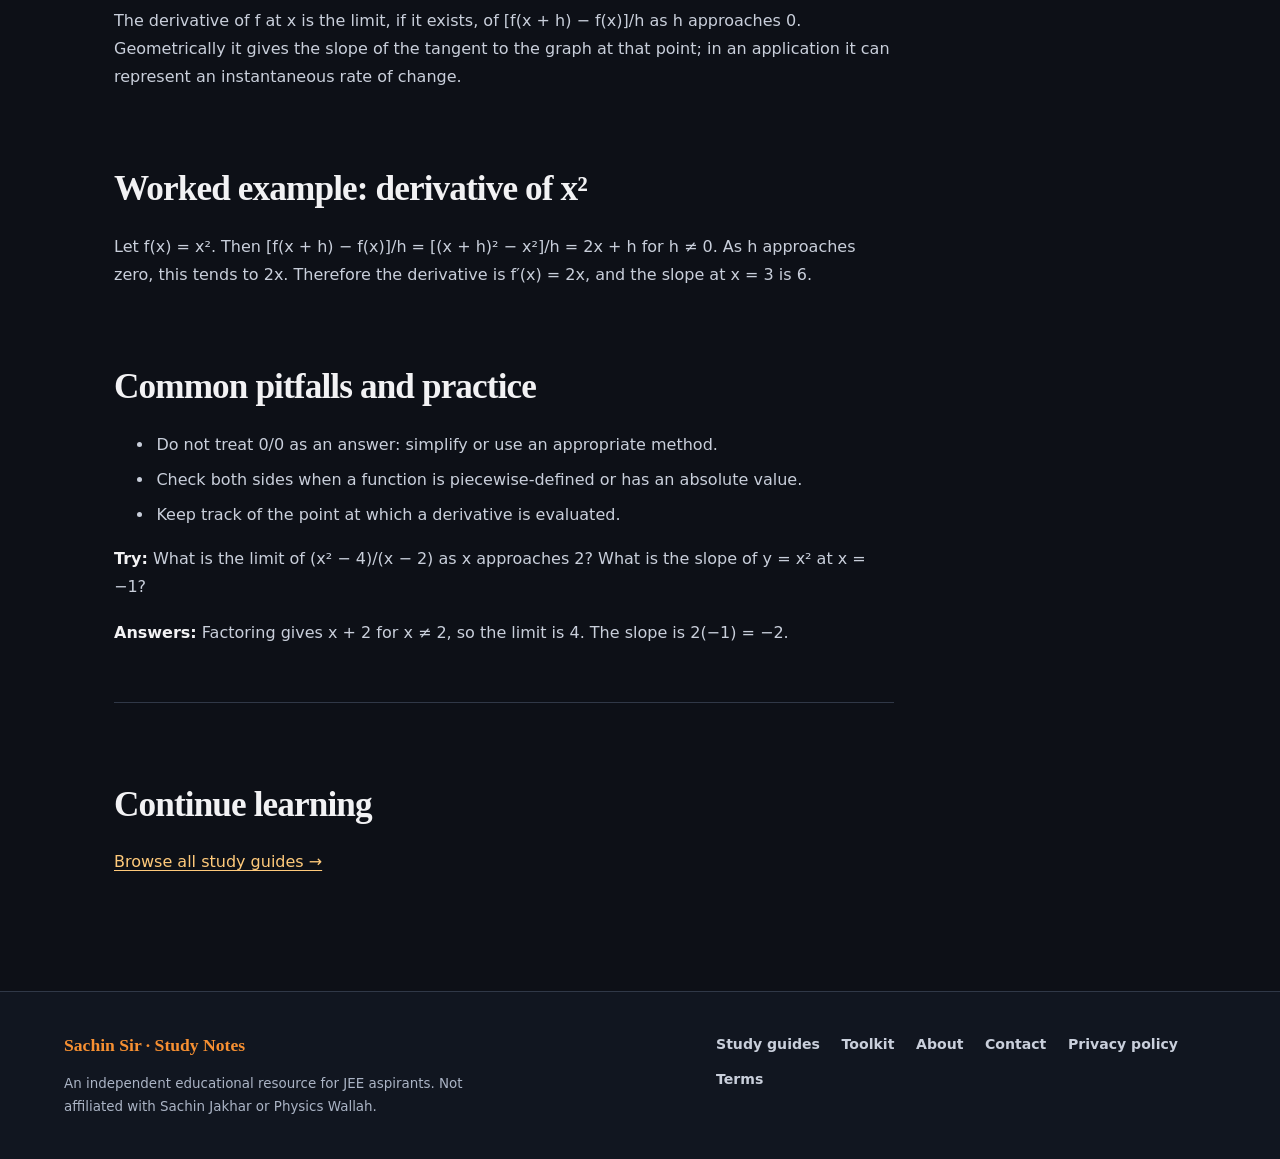
<file: limits-and-derivatives-guide.html>
<!doctype html><html lang="en"><head><meta charset="utf-8"><meta name="viewport" content="width=device-width, initial-scale=1"><title>Limits and Derivatives: A JEE Maths Introduction | Sachin Sir Study Notes</title><meta name="description" content="Understand limits and derivatives through worked examples, common mistakes and short practice questions."><meta name="robots" content="index, follow"><link rel="canonical" href="https://sachinsir.netlify.app/limits-and-derivatives-guide.html"><meta property="og:title" content="Limits and Derivatives: A JEE Maths Introduction"><meta property="og:description" content="Understand limits and derivatives through worked examples, common mistakes and short practice questions."><meta property="og:url" content="https://sachinsir.netlify.app/limits-and-derivatives-guide.html"><meta property="og:type" content="article"><link rel="stylesheet" href="/site.css"><link rel="icon" href="/assets/favicon.svg" type="image/svg+xml"><link rel="icon" href="/assets/favicon.png" type="image/png" sizes="96x96"><link rel="apple-touch-icon" href="/assets/favicon.png"><meta property="og:image" content="https://sachinsir.netlify.app/images/revision.webp"><script type="application/ld+json">{"@context": "https://schema.org", "@graph": [{"@type": "Article", "headline": "Limits and Derivatives: A JEE Maths Introduction", "mainEntityOfPage": "https://sachinsir.netlify.app/limits-and-derivatives-guide.html", "image": "https://sachinsir.netlify.app/images/revision.webp", "publisher": {"@type": "Organization", "name": "Sachin Sir Study Notes"}}, {"@type": "BreadcrumbList", "itemListElement": [{"@type": "ListItem", "position": 1, "name": "Home", "item": "https://sachinsir.netlify.app/"}, {"@type": "ListItem", "position": 2, "name": "Study guides", "item": "https://sachinsir.netlify.app/study-guides.html"}, {"@type": "ListItem", "position": 3, "name": "Limits and Derivatives: A JEE Maths Introduction", "item": "https://sachinsir.netlify.app/limits-and-derivatives-guide.html"}]}]}</script></head><body><a class="skip-link" href="#main-content">Skip to content</a><header class="site-header"><a class="brand" href="/">Sachin Sir <span>· Study Notes</span></a><nav aria-label="Main navigation"><a href="/">Profile</a><a href="/study-guides.html">Study guides</a><a href="/study-toolkit.html">Toolkit</a><a href="/about.html">About</a><a href="/contact.html">Contact</a></nav></header><main id="main-content"><div class="article"><nav class="breadcrumbs" aria-label="Breadcrumb"><a href="/">Home</a> / <a href="/study-guides.html">Study guides</a> / Limits and Derivatives: A JEE Maths Introduction</nav><p class="eyebrow">Topic guide · Calculus</p><h1>Limits and derivatives: where to begin</h1><p class="lead">Calculus becomes easier when you connect the algebra to its underlying idea: how a quantity behaves as an input approaches a value.</p><figure><img class="article-image" src="/images/revision.webp" width="1200" height="675" alt="Illustration of a maths notebook and revision cards"><figcaption class="image-caption">Illustration for Sachin Sir Study Notes</figcaption></figure><h2>What is a limit?</h2><p>A limit describes the value a function approaches as x gets close to a point. The function does not need to be defined at that point for a limit to exist. To establish a two-sided limit, both the left-hand and right-hand limits must exist and agree.</p><h2>Worked example: simplify first</h2><p>Consider the limit of (x² − 1)/(x − 1) as x approaches 1. Direct substitution gives 0/0, which is indeterminate. For x ≠ 1, factor the numerator to get (x − 1)(x + 1), so the expression equals x + 1. As x approaches 1, this approaches 2. We have found the limit, not assigned a value to the original expression at x = 1.</p><h2>The derivative as a rate of change</h2><p>The derivative of f at x is the limit, if it exists, of [f(x + h) − f(x)]/h as h approaches 0. Geometrically it gives the slope of the tangent to the graph at that point; in an application it can represent an instantaneous rate of change.</p><h2>Worked example: derivative of x²</h2><p>Let f(x) = x². Then [f(x + h) − f(x)]/h = [(x + h)² − x²]/h = 2x + h for h ≠ 0. As h approaches zero, this tends to 2x. Therefore the derivative is f′(x) = 2x, and the slope at x = 3 is 6.</p><h2>Common pitfalls and practice</h2><ul><li>Do not treat 0/0 as an answer: simplify or use an appropriate method.</li><li>Check both sides when a function is piecewise-defined or has an absolute value.</li><li>Keep track of the point at which a derivative is evaluated.</li></ul><p><strong>Try:</strong> What is the limit of (x² − 4)/(x − 2) as x approaches 2? What is the slope of y = x² at x = −1?</p><p><strong>Answers:</strong> Factoring gives x + 2 for x ≠ 2, so the limit is 4. The slope is 2(−1) = −2.</p><div class="related"><h2>Continue learning</h2><p><a href="/study-guides.html">Browse all study guides →</a></p></div></div></main><footer class="site-footer"><div><strong>Sachin Sir · Study Notes</strong><p>An independent educational resource for JEE aspirants. Not affiliated with Sachin Jakhar or Physics Wallah.</p></div><nav aria-label="Footer navigation"><a href="/study-guides.html">Study guides</a><a href="/study-toolkit.html">Toolkit</a><a href="/about.html">About</a><a href="/contact.html">Contact</a><a href="/privacy-policy.html">Privacy policy</a><a href="/terms.html">Terms</a></nav></footer></body></html>
</file>
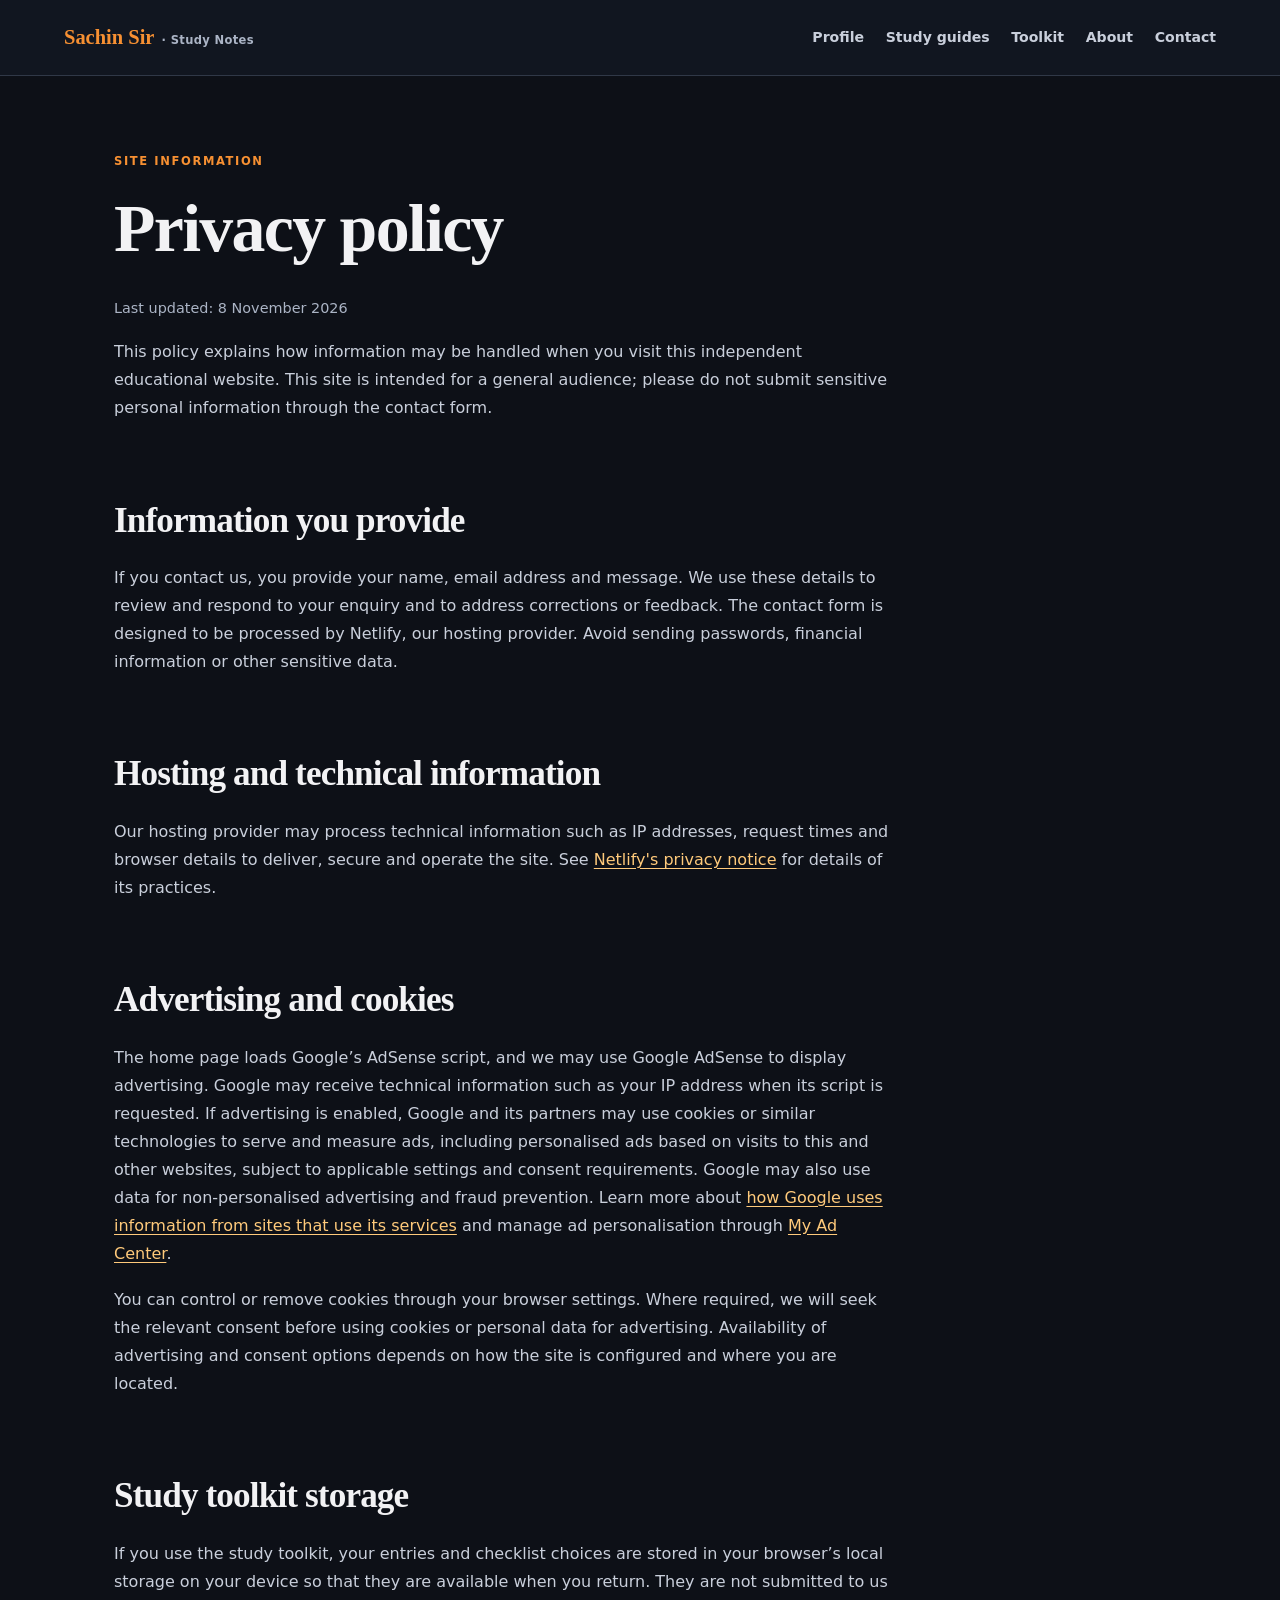
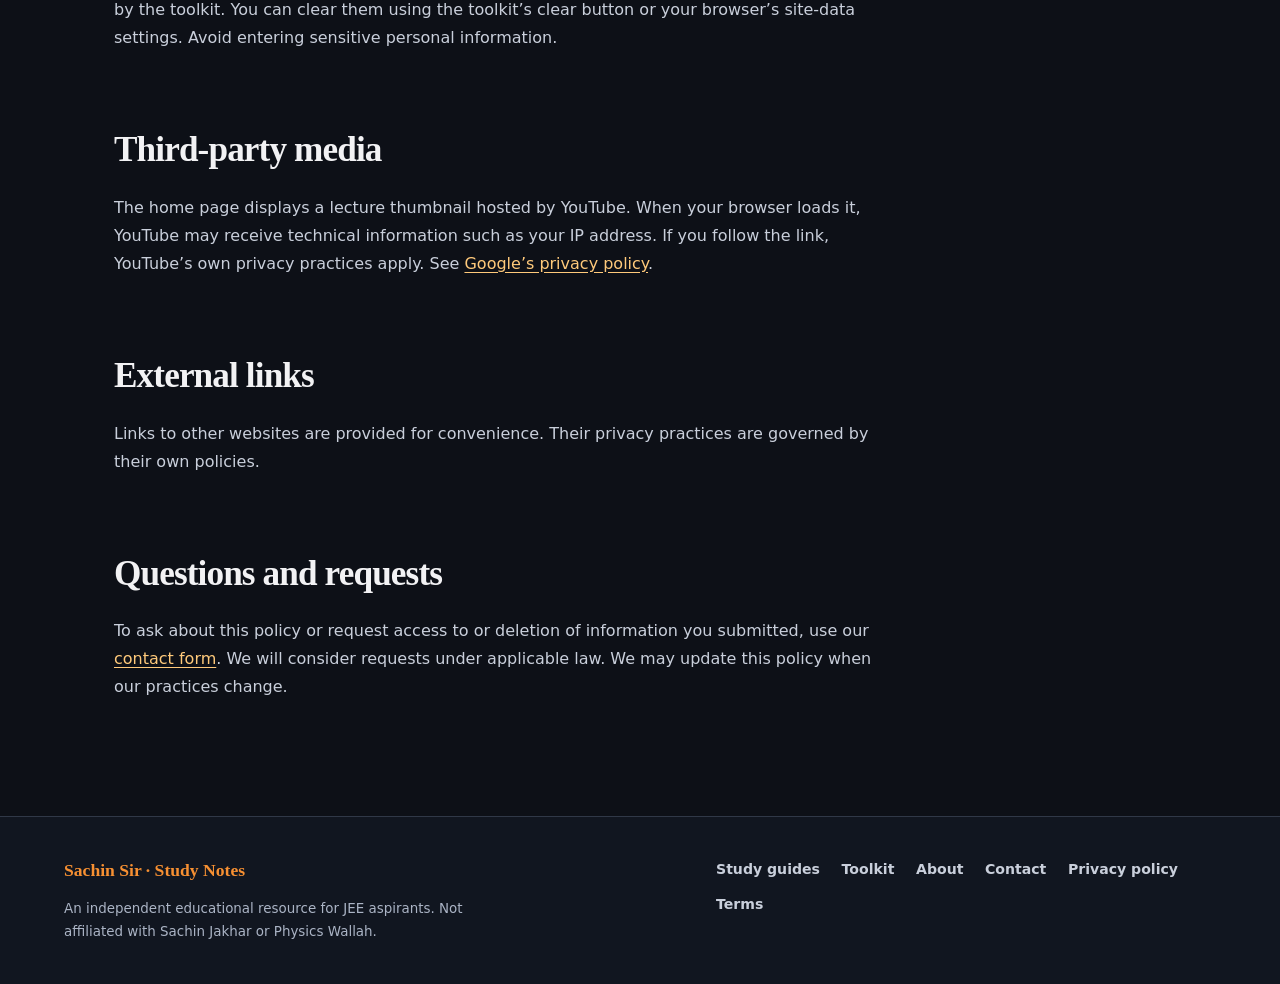
<file: privacy-policy.html>
<!doctype html><html lang="en"><head><meta charset="utf-8"><meta name="viewport" content="width=device-width, initial-scale=1"><title>Privacy Policy | Sachin Sir Study Notes</title><meta name="description" content="Privacy information for this independent educational site, including contact forms, advertising and cookies."><meta name="robots" content="index, follow"><link rel="canonical" href="https://sachinsir.netlify.app/privacy-policy.html"><meta property="og:title" content="Privacy Policy"><meta property="og:description" content="Privacy information for this independent educational site, including contact forms, advertising and cookies."><meta property="og:url" content="https://sachinsir.netlify.app/privacy-policy.html"><meta property="og:type" content="website"><link rel="stylesheet" href="/site.css"><link rel="icon" href="/assets/favicon.svg" type="image/svg+xml"><link rel="icon" href="/assets/favicon.png" type="image/png" sizes="96x96"><link rel="apple-touch-icon" href="/assets/favicon.png"></head><body><a class="skip-link" href="#main-content">Skip to content</a><header class="site-header"><a class="brand" href="/">Sachin Sir <span>· Study Notes</span></a><nav aria-label="Main navigation"><a href="/">Profile</a><a href="/study-guides.html">Study guides</a><a href="/study-toolkit.html">Toolkit</a><a href="/about.html">About</a><a href="/contact.html">Contact</a></nav></header><main id="main-content"><div class="article"><p class="eyebrow">Site information</p><h1>Privacy policy</h1><p class="small">Last updated: 8 November 2026</p><p>This policy explains how information may be handled when you visit this independent educational website. This site is intended for a general audience; please do not submit sensitive personal information through the contact form.</p><h2>Information you provide</h2><p>If you contact us, you provide your name, email address and message. We use these details to review and respond to your enquiry and to address corrections or feedback. The contact form is designed to be processed by Netlify, our hosting provider. Avoid sending passwords, financial information or other sensitive data.</p><h2>Hosting and technical information</h2><p>Our hosting provider may process technical information such as IP addresses, request times and browser details to deliver, secure and operate the site. See <a href="https://www.netlify.com/privacy/">Netlify's privacy notice</a> for details of its practices.</p><h2>Advertising and cookies</h2><p>The home page loads Google’s AdSense script, and we may use Google AdSense to display advertising. Google may receive technical information such as your IP address when its script is requested. If advertising is enabled, Google and its partners may use cookies or similar technologies to serve and measure ads, including personalised ads based on visits to this and other websites, subject to applicable settings and consent requirements. Google may also use data for non-personalised advertising and fraud prevention. Learn more about <a href="https://policies.google.com/technologies/partner-sites">how Google uses information from sites that use its services</a> and manage ad personalisation through <a href="https://myadcenter.google.com/">My Ad Center</a>.</p><p>You can control or remove cookies through your browser settings. Where required, we will seek the relevant consent before using cookies or personal data for advertising. Availability of advertising and consent options depends on how the site is configured and where you are located.</p><h2>Study toolkit storage</h2><p>If you use the study toolkit, your entries and checklist choices are stored in your browser’s local storage on your device so that they are available when you return. They are not submitted to us by the toolkit. You can clear them using the toolkit’s clear button or your browser’s site-data settings. Avoid entering sensitive personal information.</p><h2>Third-party media</h2><p>The home page displays a lecture thumbnail hosted by YouTube. When your browser loads it, YouTube may receive technical information such as your IP address. If you follow the link, YouTube’s own privacy practices apply. See <a href="https://policies.google.com/privacy">Google’s privacy policy</a>.</p><h2>External links</h2><p>Links to other websites are provided for convenience. Their privacy practices are governed by their own policies.</p><h2>Questions and requests</h2><p>To ask about this policy or request access to or deletion of information you submitted, use our <a href="/contact.html">contact form</a>. We will consider requests under applicable law. We may update this policy when our practices change.</p></div></main><footer class="site-footer"><div><strong>Sachin Sir · Study Notes</strong><p>An independent educational resource for JEE aspirants. Not affiliated with Sachin Jakhar or Physics Wallah.</p></div><nav aria-label="Footer navigation"><a href="/study-guides.html">Study guides</a><a href="/study-toolkit.html">Toolkit</a><a href="/about.html">About</a><a href="/contact.html">Contact</a><a href="/privacy-policy.html">Privacy policy</a><a href="/terms.html">Terms</a></nav></footer></body></html>
</file>
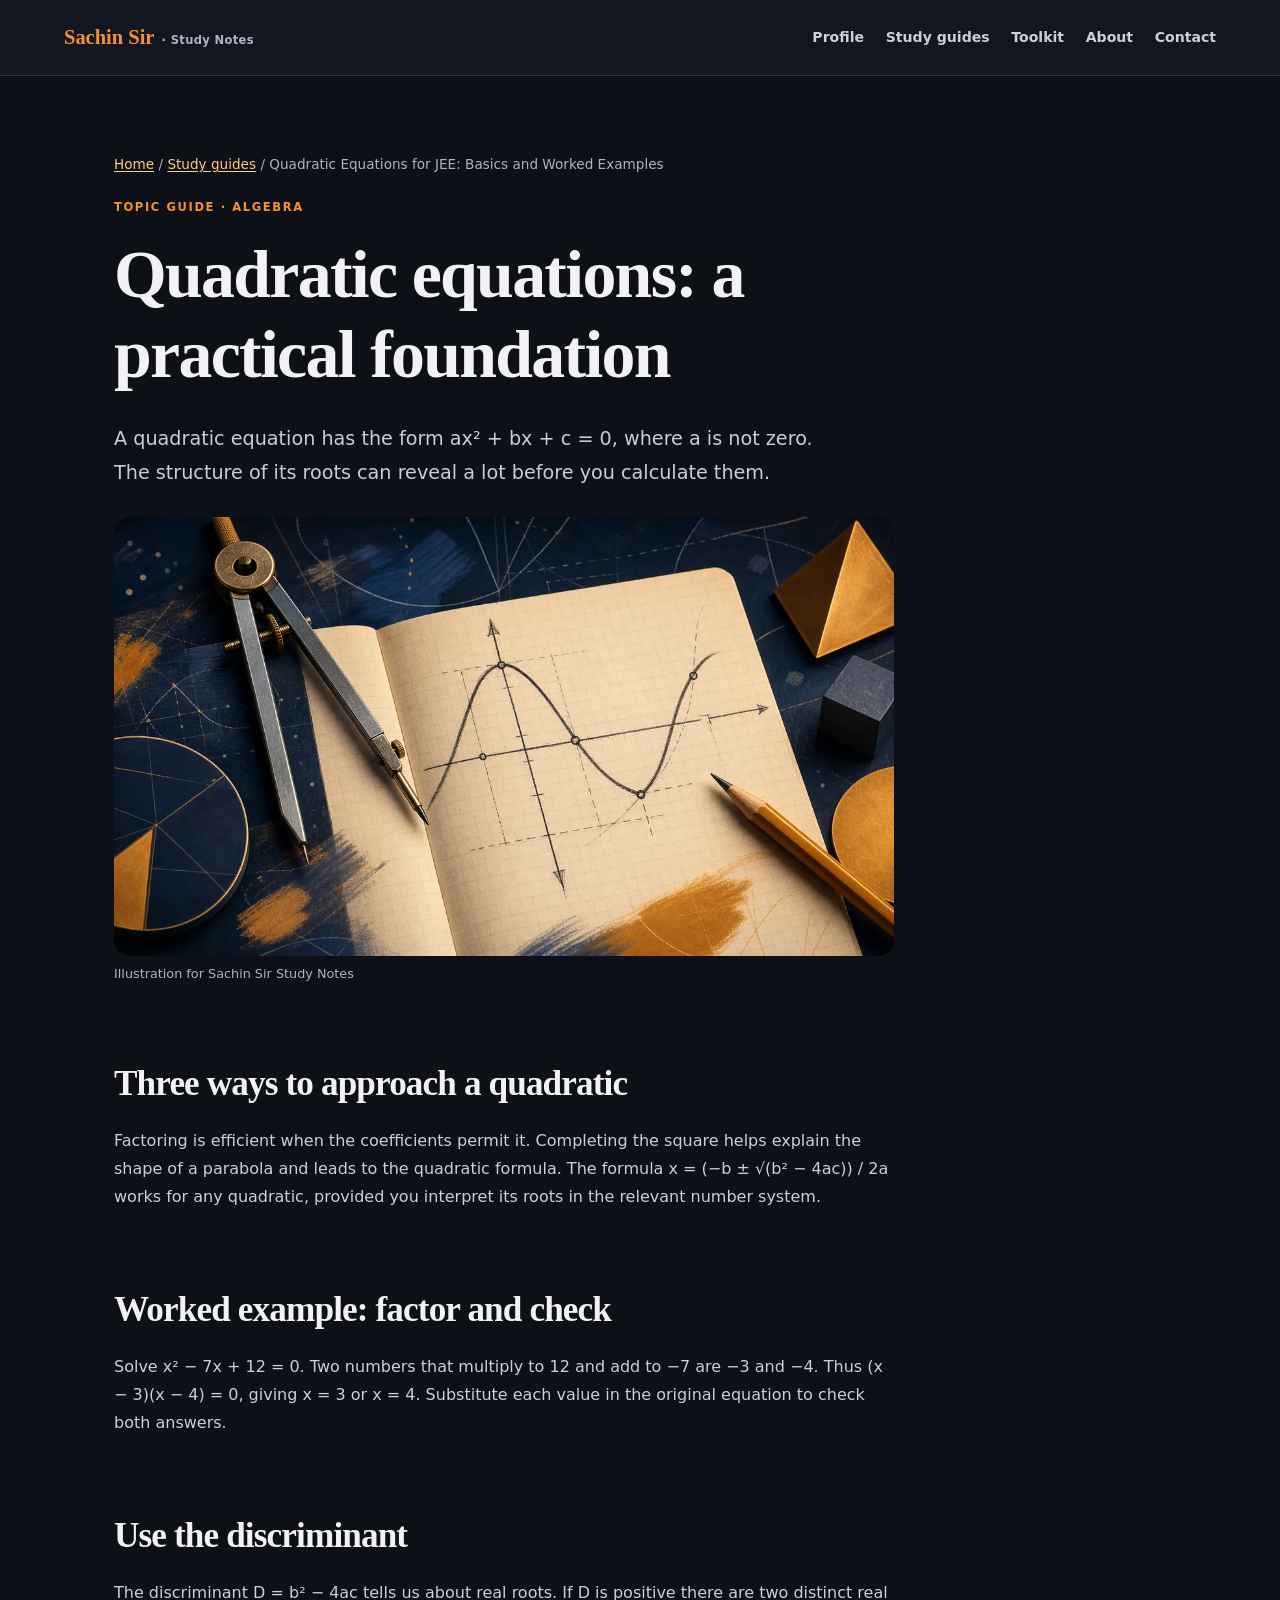
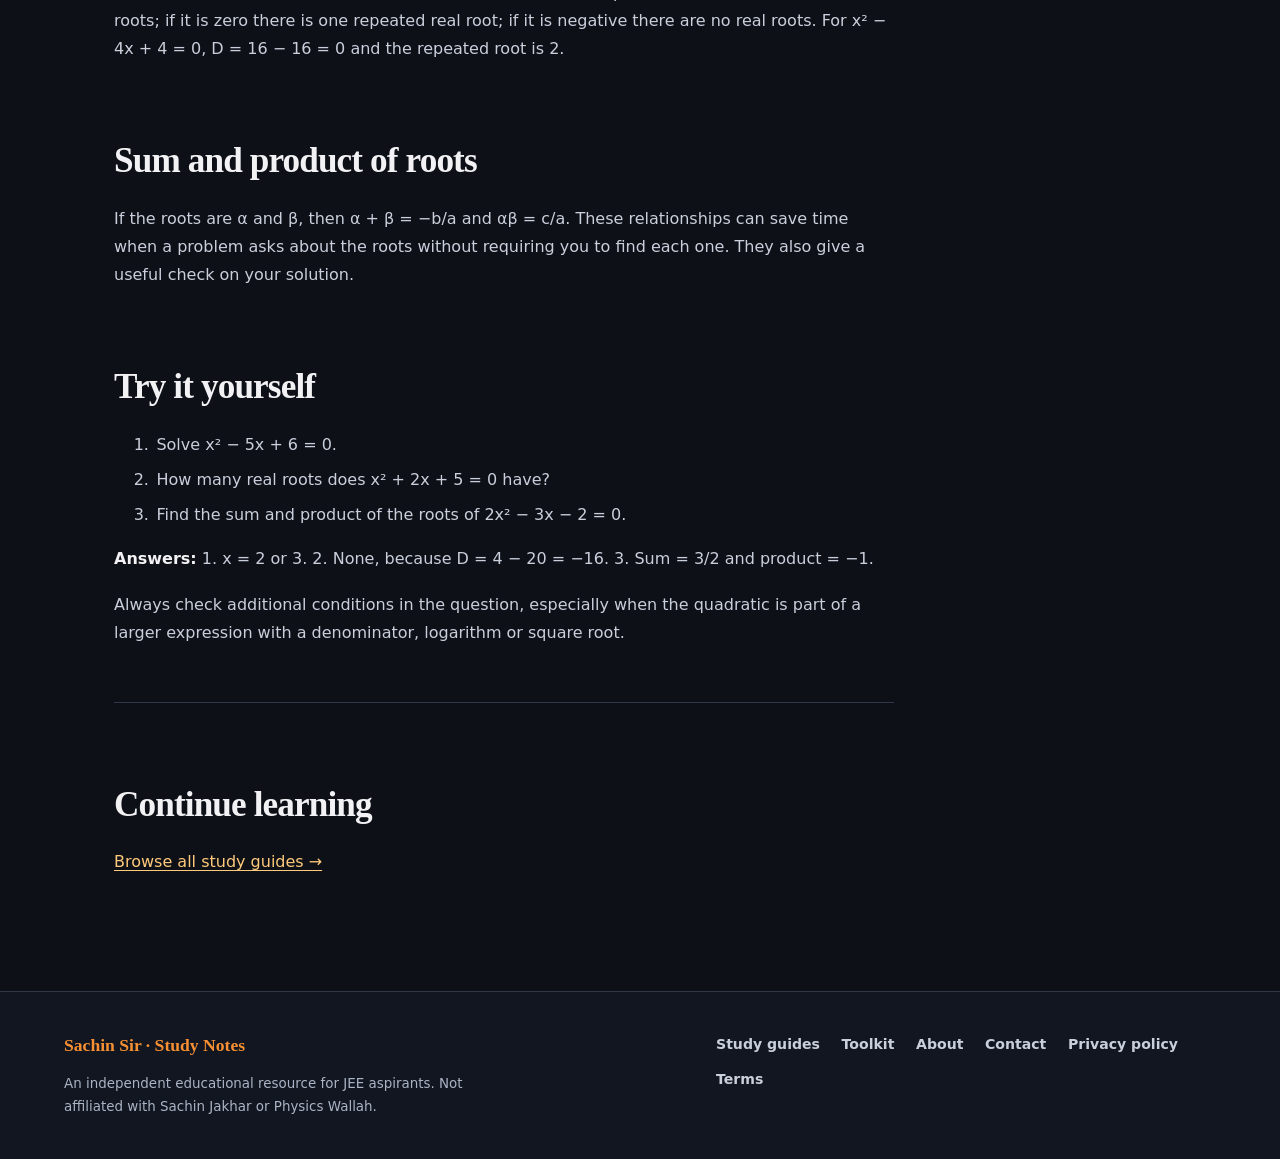
<file: quadratic-equations-guide.html>
<!doctype html><html lang="en"><head><meta charset="utf-8"><meta name="viewport" content="width=device-width, initial-scale=1"><title>Quadratic Equations for JEE: Basics and Worked Examples | Sachin Sir Study Notes</title><meta name="description" content="Revise quadratic equations for JEE with factoring, the discriminant, worked examples and practice questions."><meta name="robots" content="index, follow"><link rel="canonical" href="https://sachinsir.netlify.app/quadratic-equations-guide.html"><meta property="og:title" content="Quadratic Equations for JEE: Basics and Worked Examples"><meta property="og:description" content="Revise quadratic equations for JEE with factoring, the discriminant, worked examples and practice questions."><meta property="og:url" content="https://sachinsir.netlify.app/quadratic-equations-guide.html"><meta property="og:type" content="article"><link rel="stylesheet" href="/site.css"><link rel="icon" href="/assets/favicon.svg" type="image/svg+xml"><link rel="icon" href="/assets/favicon.png" type="image/png" sizes="96x96"><link rel="apple-touch-icon" href="/assets/favicon.png"><meta property="og:image" content="https://sachinsir.netlify.app/images/problem-solving.webp"><script type="application/ld+json">{"@context": "https://schema.org", "@graph": [{"@type": "Article", "headline": "Quadratic Equations for JEE: Basics and Worked Examples", "mainEntityOfPage": "https://sachinsir.netlify.app/quadratic-equations-guide.html", "image": "https://sachinsir.netlify.app/images/problem-solving.webp", "publisher": {"@type": "Organization", "name": "Sachin Sir Study Notes"}}, {"@type": "BreadcrumbList", "itemListElement": [{"@type": "ListItem", "position": 1, "name": "Home", "item": "https://sachinsir.netlify.app/"}, {"@type": "ListItem", "position": 2, "name": "Study guides", "item": "https://sachinsir.netlify.app/study-guides.html"}, {"@type": "ListItem", "position": 3, "name": "Quadratic Equations for JEE: Basics and Worked Examples", "item": "https://sachinsir.netlify.app/quadratic-equations-guide.html"}]}]}</script></head><body><a class="skip-link" href="#main-content">Skip to content</a><header class="site-header"><a class="brand" href="/">Sachin Sir <span>· Study Notes</span></a><nav aria-label="Main navigation"><a href="/">Profile</a><a href="/study-guides.html">Study guides</a><a href="/study-toolkit.html">Toolkit</a><a href="/about.html">About</a><a href="/contact.html">Contact</a></nav></header><main id="main-content"><div class="article"><nav class="breadcrumbs" aria-label="Breadcrumb"><a href="/">Home</a> / <a href="/study-guides.html">Study guides</a> / Quadratic Equations for JEE: Basics and Worked Examples</nav><p class="eyebrow">Topic guide · Algebra</p><h1>Quadratic equations: a practical foundation</h1><p class="lead">A quadratic equation has the form ax² + bx + c = 0, where a is not zero. The structure of its roots can reveal a lot before you calculate them.</p><figure><img class="article-image" src="/images/problem-solving.webp" width="1200" height="675" alt="Illustration of a maths notebook and geometric tools"><figcaption class="image-caption">Illustration for Sachin Sir Study Notes</figcaption></figure><h2>Three ways to approach a quadratic</h2><p>Factoring is efficient when the coefficients permit it. Completing the square helps explain the shape of a parabola and leads to the quadratic formula. The formula x = (−b ± √(b² − 4ac)) / 2a works for any quadratic, provided you interpret its roots in the relevant number system.</p><h2>Worked example: factor and check</h2><p>Solve x² − 7x + 12 = 0. Two numbers that multiply to 12 and add to −7 are −3 and −4. Thus (x − 3)(x − 4) = 0, giving x = 3 or x = 4. Substitute each value in the original equation to check both answers.</p><h2>Use the discriminant</h2><p>The discriminant D = b² − 4ac tells us about real roots. If D is positive there are two distinct real roots; if it is zero there is one repeated real root; if it is negative there are no real roots. For x² − 4x + 4 = 0, D = 16 − 16 = 0 and the repeated root is 2.</p><h2>Sum and product of roots</h2><p>If the roots are α and β, then α + β = −b/a and αβ = c/a. These relationships can save time when a problem asks about the roots without requiring you to find each one. They also give a useful check on your solution.</p><h2>Try it yourself</h2><ol><li>Solve x² − 5x + 6 = 0.</li><li>How many real roots does x² + 2x + 5 = 0 have?</li><li>Find the sum and product of the roots of 2x² − 3x − 2 = 0.</li></ol><p><strong>Answers:</strong> 1. x = 2 or 3. 2. None, because D = 4 − 20 = −16. 3. Sum = 3/2 and product = −1.</p><p>Always check additional conditions in the question, especially when the quadratic is part of a larger expression with a denominator, logarithm or square root.</p><div class="related"><h2>Continue learning</h2><p><a href="/study-guides.html">Browse all study guides →</a></p></div></div></main><footer class="site-footer"><div><strong>Sachin Sir · Study Notes</strong><p>An independent educational resource for JEE aspirants. Not affiliated with Sachin Jakhar or Physics Wallah.</p></div><nav aria-label="Footer navigation"><a href="/study-guides.html">Study guides</a><a href="/study-toolkit.html">Toolkit</a><a href="/about.html">About</a><a href="/contact.html">Contact</a><a href="/privacy-policy.html">Privacy policy</a><a href="/terms.html">Terms</a></nav></footer></body></html>
</file>
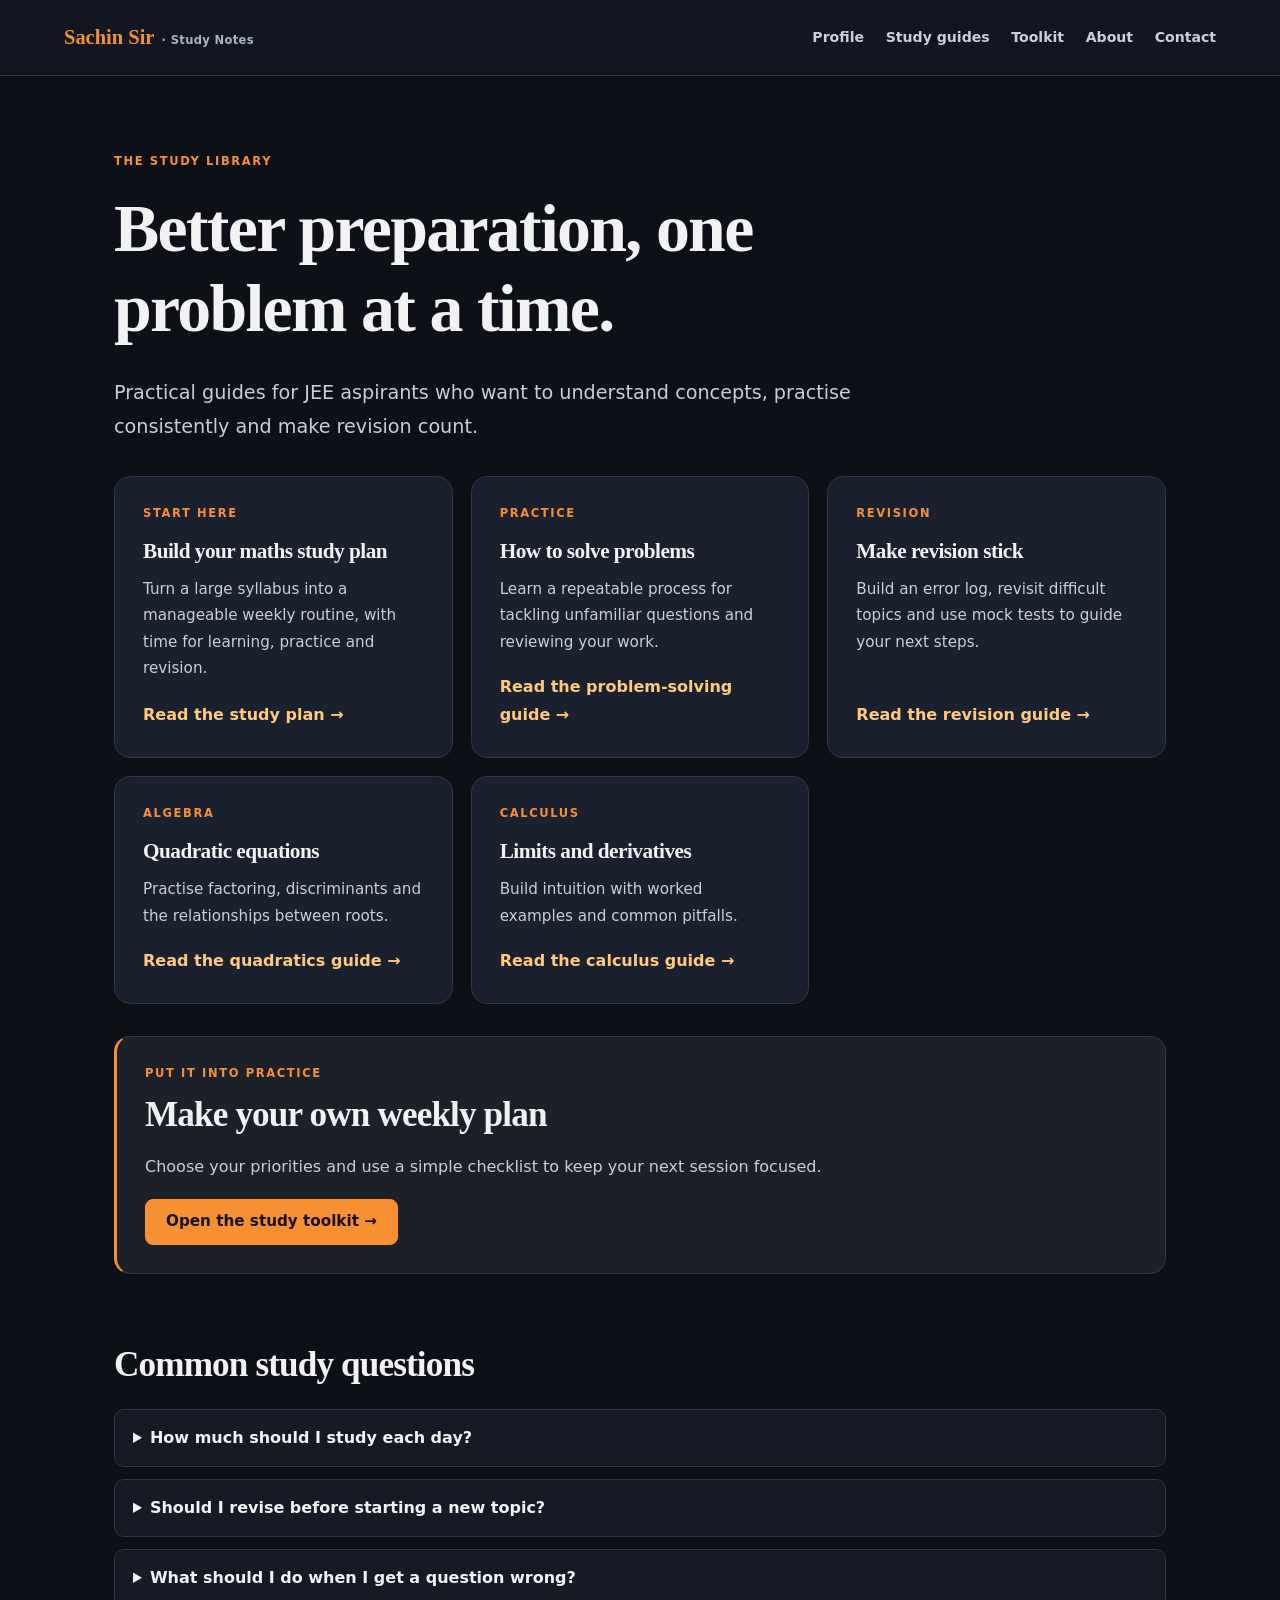
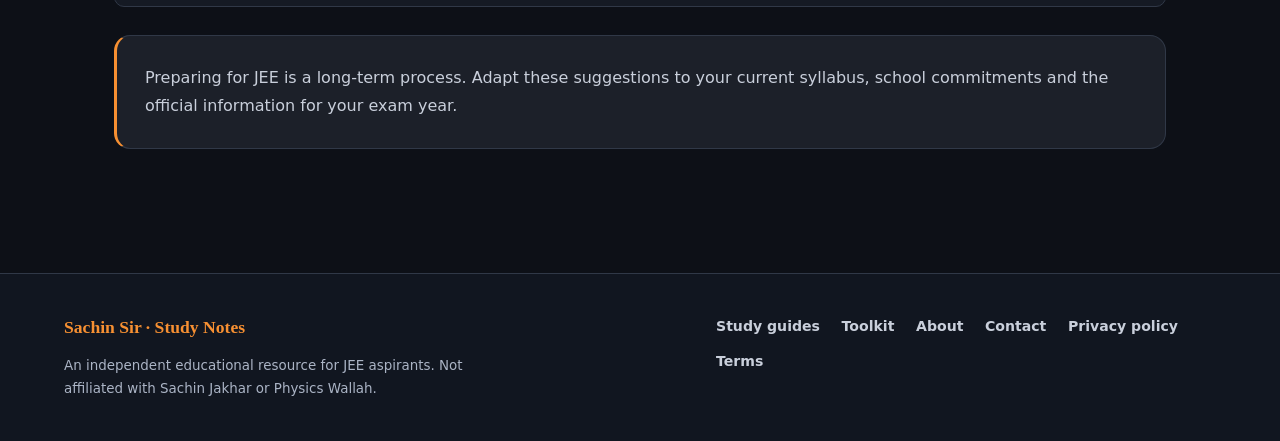
<file: study-guides.html>
<!doctype html><html lang="en"><head><meta charset="utf-8"><meta name="viewport" content="width=device-width, initial-scale=1"><title>JEE Maths Study Guides | Sachin Sir Study Notes</title><meta name="description" content="Practical, original guides for building a JEE mathematics routine, revising effectively, and learning from mistakes."><meta name="robots" content="index, follow"><link rel="canonical" href="https://sachinsir.netlify.app/study-guides.html"><meta property="og:title" content="JEE Maths Study Guides"><meta property="og:description" content="Practical, original guides for building a JEE mathematics routine, revising effectively, and learning from mistakes."><meta property="og:url" content="https://sachinsir.netlify.app/study-guides.html"><meta property="og:type" content="website"><link rel="stylesheet" href="/site.css"><link rel="icon" href="/assets/favicon.svg" type="image/svg+xml"><link rel="icon" href="/assets/favicon.png" type="image/png" sizes="96x96"><link rel="apple-touch-icon" href="/assets/favicon.png"></head><body><a class="skip-link" href="#main-content">Skip to content</a><header class="site-header"><a class="brand" href="/">Sachin Sir <span>· Study Notes</span></a><nav aria-label="Main navigation"><a href="/">Profile</a><a href="/study-guides.html">Study guides</a><a href="/study-toolkit.html">Toolkit</a><a href="/about.html">About</a><a href="/contact.html">Contact</a></nav></header><main id="main-content"><p class="eyebrow">The study library</p><h1>Better preparation, one problem at a time.</h1><p class="lead">Practical guides for JEE aspirants who want to understand concepts, practise consistently and make revision count.</p><div class="cards"><article class="card"><span class="eyebrow">Start here</span><h2>Build your maths study plan</h2><p>Turn a large syllabus into a manageable weekly routine, with time for learning, practice and revision.</p><a href="/jee-maths-study-plan.html">Read the study plan →</a></article><article class="card"><span class="eyebrow">Practice</span><h2>How to solve problems</h2><p>Learn a repeatable process for tackling unfamiliar questions and reviewing your work.</p><a href="/jee-maths-problem-solving.html">Read the problem-solving guide →</a></article><article class="card"><span class="eyebrow">Revision</span><h2>Make revision stick</h2><p>Build an error log, revisit difficult topics and use mock tests to guide your next steps.</p><a href="/jee-maths-revision.html">Read the revision guide →</a></article><article class="card"><span class="eyebrow">Algebra</span><h2>Quadratic equations</h2><p>Practise factoring, discriminants and the relationships between roots.</p><a href="/quadratic-equations-guide.html">Read the quadratics guide →</a></article><article class="card"><span class="eyebrow">Calculus</span><h2>Limits and derivatives</h2><p>Build intuition with worked examples and common pitfalls.</p><a href="/limits-and-derivatives-guide.html">Read the calculus guide →</a></article></div><div class="callout"><p class="eyebrow">Put it into practice</p><h2 style="margin:.2em 0 .5em">Make your own weekly plan</h2><p>Choose your priorities and use a simple checklist to keep your next session focused.</p><p><a class="button-link" href="/study-toolkit.html">Open the study toolkit →</a></p></div><section><h2>Common study questions</h2><details><summary>How much should I study each day?</summary><p>There is no single number that works for everyone. Start with a realistic block you can focus through, allow time for school and other subjects, and review the plan each week.</p></details><details><summary>Should I revise before starting a new topic?</summary><p>Review the prerequisites if they feel uncertain. A short recall session can help you spot gaps before you begin new material.</p></details><details><summary>What should I do when I get a question wrong?</summary><p>Identify whether the issue was a concept, strategy, calculation or missed condition. Write the correction in your own words, then revisit a similar question after a gap.</p></details></section><div class="callout"><p>Preparing for JEE is a long-term process. Adapt these suggestions to your current syllabus, school commitments and the official information for your exam year.</p></div></main><footer class="site-footer"><div><strong>Sachin Sir · Study Notes</strong><p>An independent educational resource for JEE aspirants. Not affiliated with Sachin Jakhar or Physics Wallah.</p></div><nav aria-label="Footer navigation"><a href="/study-guides.html">Study guides</a><a href="/study-toolkit.html">Toolkit</a><a href="/about.html">About</a><a href="/contact.html">Contact</a><a href="/privacy-policy.html">Privacy policy</a><a href="/terms.html">Terms</a></nav></footer></body></html>
</file>
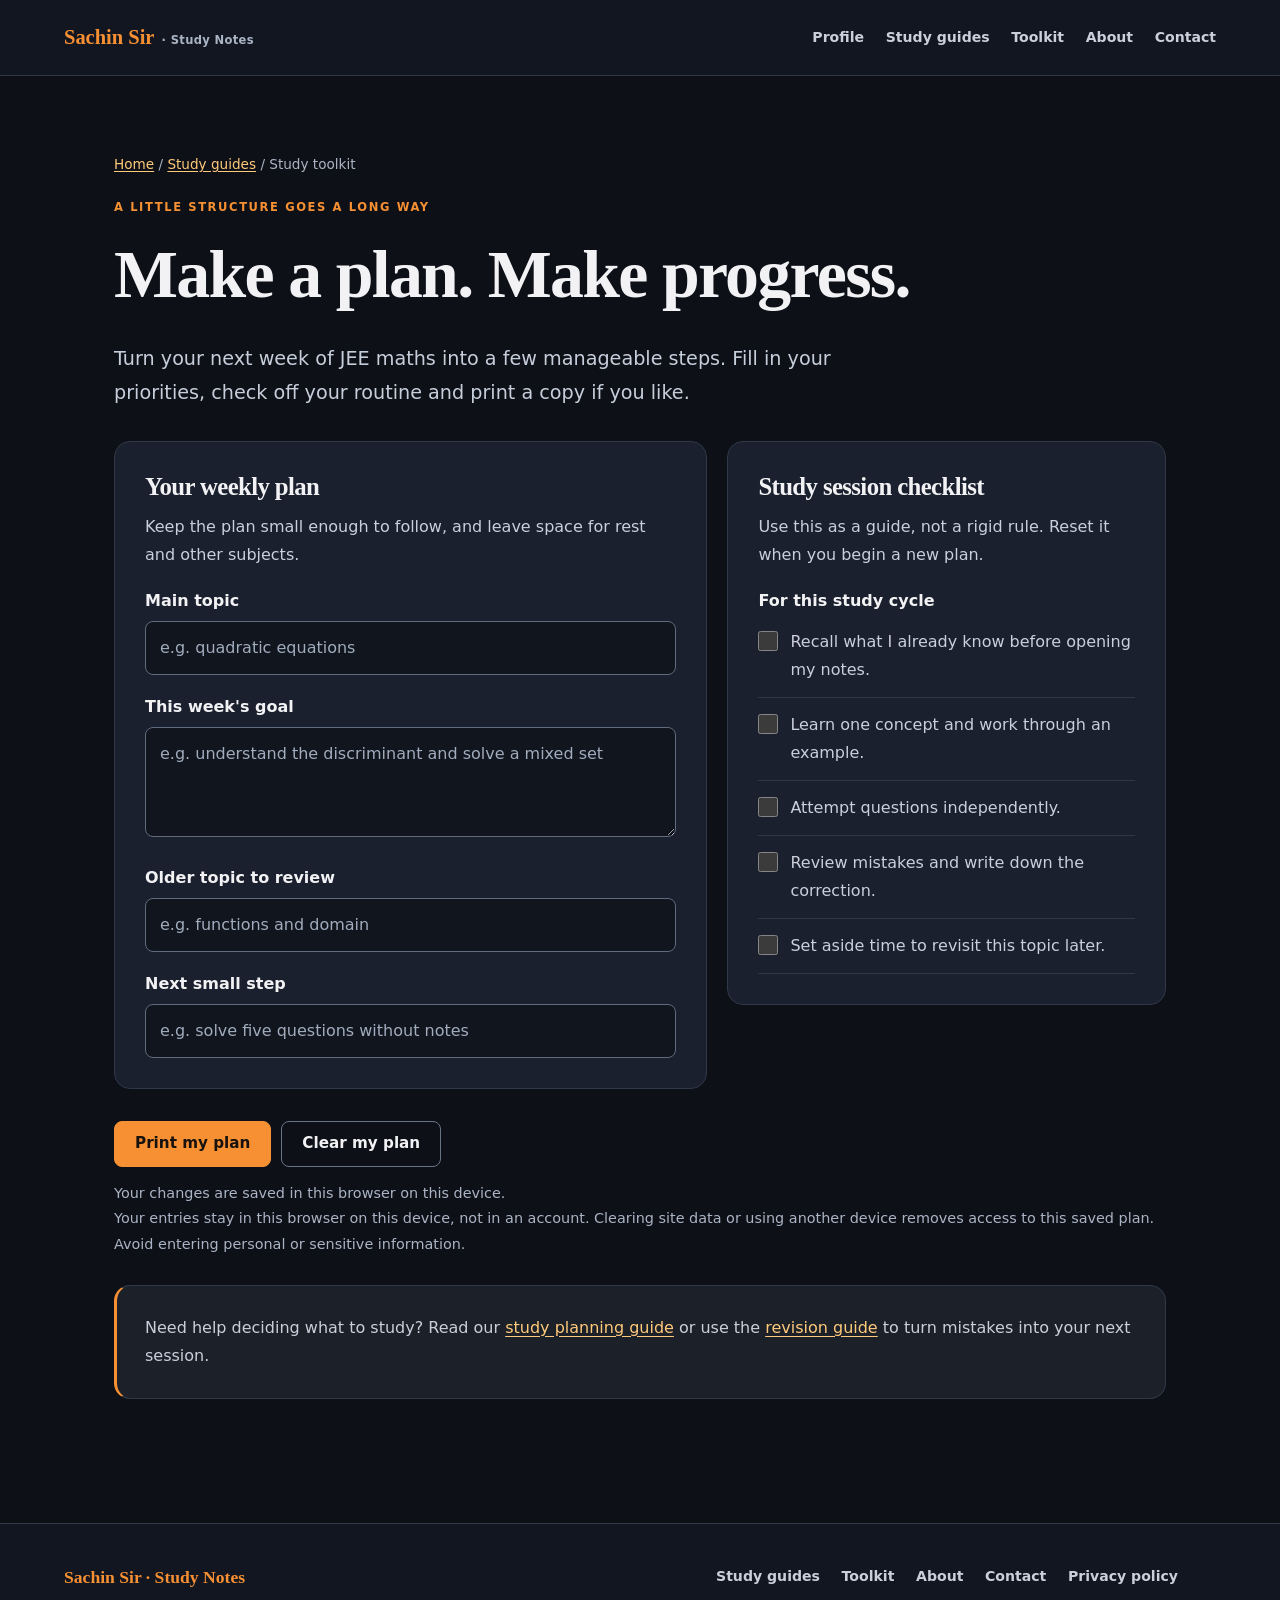
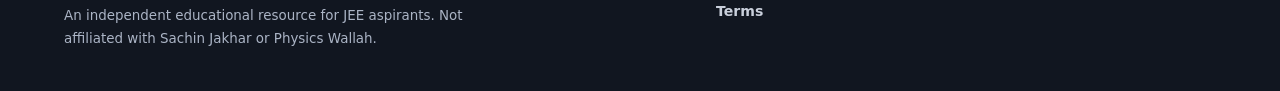
<file: study-toolkit.html>
<!doctype html><html lang="en"><head><meta charset="utf-8"><meta name="viewport" content="width=device-width, initial-scale=1"><title>JEE Maths Study Toolkit | Sachin Sir Study Notes</title><meta name="description" content="Plan your JEE maths week with a simple checklist and printable study planner. Save your progress in your own browser."><meta name="robots" content="index, follow"><link rel="canonical" href="https://sachinsir.netlify.app/study-toolkit.html"><meta property="og:title" content="JEE Maths Study Toolkit"><meta property="og:description" content="Plan your study week with a checklist and printable planner."><meta property="og:url" content="https://sachinsir.netlify.app/study-toolkit.html"><meta property="og:type" content="website"><link rel="stylesheet" href="/site.css"><link rel="icon" href="/assets/favicon.svg" type="image/svg+xml"><link rel="icon" href="/assets/favicon.png" type="image/png" sizes="96x96"><script type="application/ld+json">{"@context": "https://schema.org", "@type": "WebPage", "name": "JEE Maths Study Toolkit", "url": "https://sachinsir.netlify.app/study-toolkit.html", "description": "A simple weekly study planner and checklist for JEE maths preparation."}</script><script defer src="/assets/toolkit.js"></script></head><body><a class="skip-link" href="#main-content">Skip to content</a><header class="site-header"><a class="brand" href="/">Sachin Sir <span>· Study Notes</span></a><nav aria-label="Main navigation"><a href="/">Profile</a><a href="/study-guides.html">Study guides</a><a href="/study-toolkit.html">Toolkit</a><a href="/about.html">About</a><a href="/contact.html">Contact</a></nav></header><main id="main-content"><nav class="breadcrumbs" aria-label="Breadcrumb"><a href="/">Home</a> / <a href="/study-guides.html">Study guides</a> / Study toolkit</nav><p class="eyebrow">A little structure goes a long way</p><h1>Make a plan. Make progress.</h1><p class="lead">Turn your next week of JEE maths into a few manageable steps. Fill in your priorities, check off your routine and print a copy if you like.</p><form id="study-toolkit" autocomplete="off"><div class="toolkit-grid"><section class="toolkit-panel"><h2>Your weekly plan</h2><p>Keep the plan small enough to follow, and leave space for rest and other subjects.</p><label for="topic">Main topic</label><input id="topic" name="topic" data-save maxlength="120" placeholder="e.g. quadratic equations"><label for="goal">This week's goal</label><textarea id="goal" name="goal" data-save rows="3" maxlength="500" placeholder="e.g. understand the discriminant and solve a mixed set"></textarea><label for="review">Older topic to review</label><input id="review" name="review" data-save maxlength="120" placeholder="e.g. functions and domain"><label for="next">Next small step</label><input id="next" name="next" data-save maxlength="160" placeholder="e.g. solve five questions without notes"></section><section class="toolkit-panel"><h2>Study session checklist</h2><p>Use this as a guide, not a rigid rule. Reset it when you begin a new plan.</p><fieldset><legend>For this study cycle</legend><label class="check-row"><input type="checkbox" name="recall" data-save><span>Recall what I already know before opening my notes.</span></label><label class="check-row"><input type="checkbox" name="learn" data-save><span>Learn one concept and work through an example.</span></label><label class="check-row"><input type="checkbox" name="practice" data-save><span>Attempt questions independently.</span></label><label class="check-row"><input type="checkbox" name="review-errors" data-save><span>Review mistakes and write down the correction.</span></label><label class="check-row"><input type="checkbox" name="revisit" data-save><span>Set aside time to revisit this topic later.</span></label></fieldset></section></div><div class="toolkit-actions"><button type="button" id="print-toolkit" hidden>Print my plan</button><button type="button" class="secondary" id="reset-toolkit" hidden>Clear my plan</button></div><p id="toolkit-status" class="small toolkit-status" role="status" aria-live="polite">Enable JavaScript to save, clear or print this plan using the buttons. You can still fill it in or print using your browser.</p><p class="small">Your entries stay in this browser on this device, not in an account. Clearing site data or using another device removes access to this saved plan. Avoid entering personal or sensitive information.</p></form><div class="callout"><p>Need help deciding what to study? Read our <a href="/jee-maths-study-plan.html">study planning guide</a> or use the <a href="/jee-maths-revision.html">revision guide</a> to turn mistakes into your next session.</p></div></main><footer class="site-footer"><div><strong>Sachin Sir · Study Notes</strong><p>An independent educational resource for JEE aspirants. Not affiliated with Sachin Jakhar or Physics Wallah.</p></div><nav aria-label="Footer navigation"><a href="/study-guides.html">Study guides</a><a href="/study-toolkit.html">Toolkit</a><a href="/about.html">About</a><a href="/contact.html">Contact</a><a href="/privacy-policy.html">Privacy policy</a><a href="/terms.html">Terms</a></nav></footer></body></html>
</file>
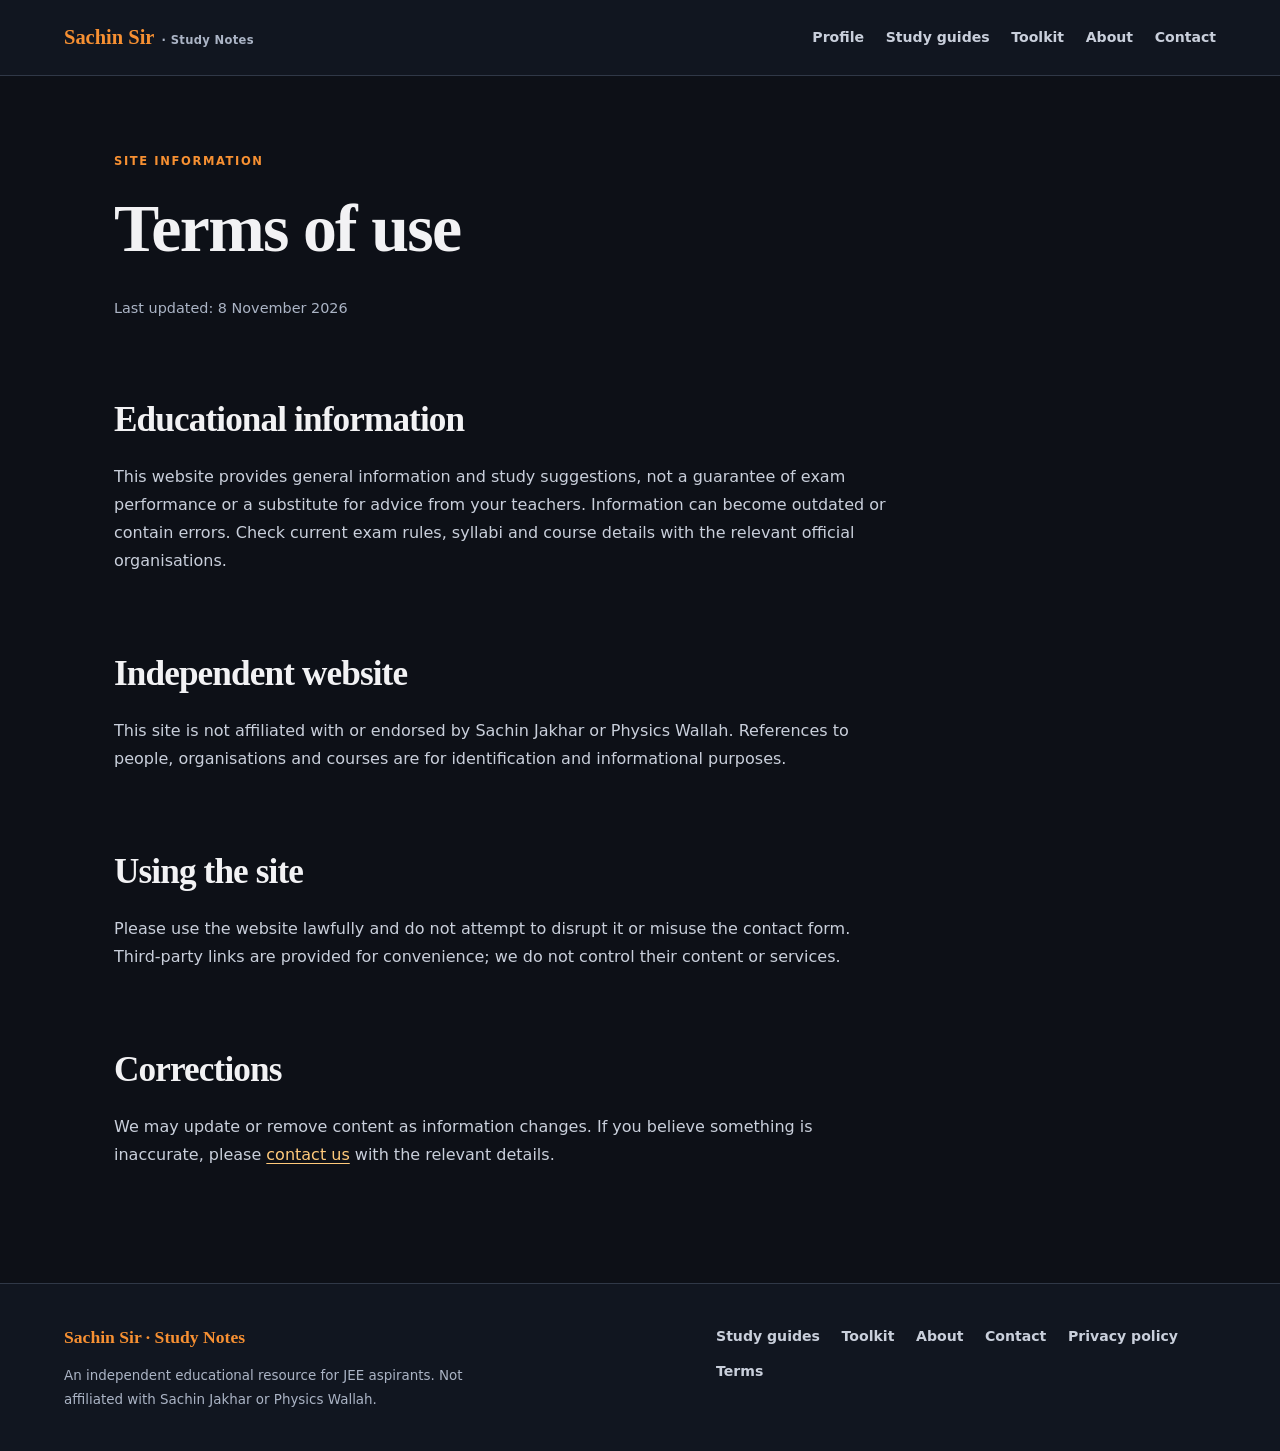
<file: terms.html>
<!doctype html><html lang="en"><head><meta charset="utf-8"><meta name="viewport" content="width=device-width, initial-scale=1"><title>Terms of Use | Sachin Sir Study Notes</title><meta name="description" content="Terms for using this independent JEE mathematics educational resource."><meta name="robots" content="index, follow"><link rel="canonical" href="https://sachinsir.netlify.app/terms.html"><meta property="og:title" content="Terms of Use"><meta property="og:description" content="Terms for using this independent JEE mathematics educational resource."><meta property="og:url" content="https://sachinsir.netlify.app/terms.html"><meta property="og:type" content="website"><link rel="stylesheet" href="/site.css"><link rel="icon" href="/assets/favicon.svg" type="image/svg+xml"><link rel="icon" href="/assets/favicon.png" type="image/png" sizes="96x96"><link rel="apple-touch-icon" href="/assets/favicon.png"></head><body><a class="skip-link" href="#main-content">Skip to content</a><header class="site-header"><a class="brand" href="/">Sachin Sir <span>· Study Notes</span></a><nav aria-label="Main navigation"><a href="/">Profile</a><a href="/study-guides.html">Study guides</a><a href="/study-toolkit.html">Toolkit</a><a href="/about.html">About</a><a href="/contact.html">Contact</a></nav></header><main id="main-content"><div class="article"><p class="eyebrow">Site information</p><h1>Terms of use</h1><p class="small">Last updated: 8 November 2026</p><h2>Educational information</h2><p>This website provides general information and study suggestions, not a guarantee of exam performance or a substitute for advice from your teachers. Information can become outdated or contain errors. Check current exam rules, syllabi and course details with the relevant official organisations.</p><h2>Independent website</h2><p>This site is not affiliated with or endorsed by Sachin Jakhar or Physics Wallah. References to people, organisations and courses are for identification and informational purposes.</p><h2>Using the site</h2><p>Please use the website lawfully and do not attempt to disrupt it or misuse the contact form. Third-party links are provided for convenience; we do not control their content or services.</p><h2>Corrections</h2><p>We may update or remove content as information changes. If you believe something is inaccurate, please <a href="/contact.html">contact us</a> with the relevant details.</p></div></main><footer class="site-footer"><div><strong>Sachin Sir · Study Notes</strong><p>An independent educational resource for JEE aspirants. Not affiliated with Sachin Jakhar or Physics Wallah.</p></div><nav aria-label="Footer navigation"><a href="/study-guides.html">Study guides</a><a href="/study-toolkit.html">Toolkit</a><a href="/about.html">About</a><a href="/contact.html">Contact</a><a href="/privacy-policy.html">Privacy policy</a><a href="/terms.html">Terms</a></nav></footer></body></html>
</file>
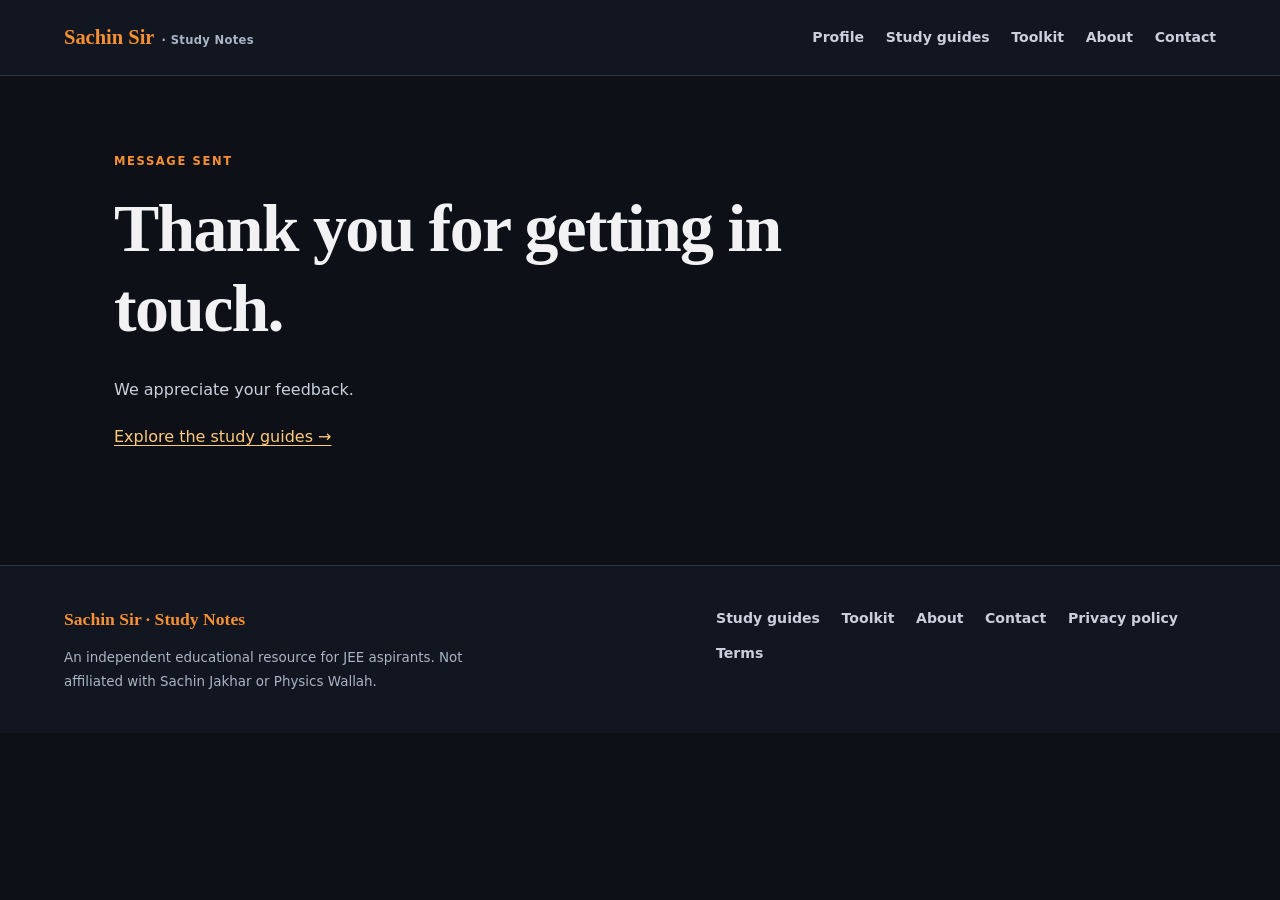
<file: thank-you.html>
<!doctype html><html lang="en"><head><meta charset="utf-8"><meta name="viewport" content="width=device-width,initial-scale=1"><meta name="robots" content="noindex, follow"><title>Thank you | Sachin Sir Study Notes</title><link rel="stylesheet" href="/site.css"><link rel="icon" href="/assets/favicon.svg" type="image/svg+xml"><link rel="icon" href="/assets/favicon.png" type="image/png" sizes="96x96"><link rel="apple-touch-icon" href="/assets/favicon.png"></head><body><a class="skip-link" href="#main-content">Skip to content</a><header class="site-header"><a class="brand" href="/">Sachin Sir <span>· Study Notes</span></a><nav aria-label="Main navigation"><a href="/">Profile</a><a href="/study-guides.html">Study guides</a><a href="/study-toolkit.html">Toolkit</a><a href="/about.html">About</a><a href="/contact.html">Contact</a></nav></header><main id="main-content"><div class="article"><p class="eyebrow">Message sent</p><h1>Thank you for getting in touch.</h1><p>We appreciate your feedback.</p><p><a href="/study-guides.html">Explore the study guides →</a></p></div></main><footer class="site-footer"><div><strong>Sachin Sir · Study Notes</strong><p>An independent educational resource for JEE aspirants. Not affiliated with Sachin Jakhar or Physics Wallah.</p></div><nav aria-label="Footer navigation"><a href="/study-guides.html">Study guides</a><a href="/study-toolkit.html">Toolkit</a><a href="/about.html">About</a><a href="/contact.html">Contact</a><a href="/privacy-policy.html">Privacy policy</a><a href="/terms.html">Terms</a></nav></footer></body></html>
</file>
<file: site.css>
/* Shared site styles: designed to work without third-party fonts or JavaScript. */
:root {
  color-scheme: dark;
  --bg: #0d1017;
  --surface: #151a24;
  --card: #1a202d;
  --line: #303847;
  --text: #f2f2f4;
  --body: #c9cfdb;
  --muted: #abb4c5;
  --accent: #f79032;
  --light-accent: #ffca7b;
  --radius: 16px;
}
*, *::before, *::after { box-sizing: border-box; }
html { scroll-behavior: smooth; }
body { margin: 0; background: var(--bg); color: var(--text); font: 16px/1.75 system-ui, -apple-system, BlinkMacSystemFont, "Segoe UI", sans-serif; overflow-wrap: break-word; }
a { color: var(--light-accent); text-underline-offset: .18em; }
a:hover { color: #fff; }
a:focus-visible, button:focus-visible, input:focus-visible, textarea:focus-visible, summary:focus-visible { outline: 3px solid var(--light-accent); outline-offset: 3px; }
img { max-width: 100%; }
.site-header { min-height: 76px; padding: 15px max(5%, calc((100% - 1180px) / 2)); display: flex; align-items: center; justify-content: space-between; gap: 20px; border-bottom: 1px solid var(--line); background: #111620; }
.brand { display: inline-flex; align-items: baseline; flex-wrap: wrap; gap: .35em; font: 700 1.28rem/1.3 Georgia, serif; text-decoration: none; color: var(--accent); white-space: nowrap; }
.brand span { color: var(--muted); font: 600 .72rem/1.3 system-ui, sans-serif; letter-spacing: .03em; }
.site-header nav, .site-footer nav { display: flex; align-items: center; flex-wrap: wrap; gap: .65rem 1.35rem; }
.site-header nav a, .site-footer nav a { font-size: .88rem; font-weight: 600; text-decoration: none; color: var(--body); }
.site-header nav a { padding: .35rem 0; }
.site-header nav a:hover, .site-footer nav a:hover { color: var(--light-accent); }
main { width: 100%; max-width: 1180px; margin: auto; padding: clamp(46px, 6vw, 78px) max(5%, 20px) 96px; }
h1, h2, h3 { font-family: Georgia, "Times New Roman", serif; line-height: 1.18; color: var(--text); letter-spacing: -.025em; }
h1 { font-size: clamp(2.5rem, 5.3vw, 4.5rem); margin: .3em 0 .4em; max-width: 850px; }
h2 { font-size: clamp(1.65rem, 2.8vw, 2.2rem); margin: 2em 0 .65em; }
h3 { font-size: 1.25rem; margin: 1.5em 0 .5em; }
p, li { color: var(--body); }
p { margin: 0 0 1.15em; }
li { margin: .45em 0; padding-left: .15em; }
strong { color: var(--text); }
.eyebrow { display: block; margin: 0 0 .8rem; text-transform: uppercase; letter-spacing: .14em; color: var(--accent); font-weight: 750; font-size: .72rem; line-height: 1.4; }
.lead { font-size: clamp(1.06rem, 1.5vw, 1.2rem); color: #c7cedb; max-width: 740px; line-height: 1.75; }
.article { max-width: 780px; }
.article > h2 { padding-top: .2em; }
.article a, .card a { overflow-wrap: anywhere; }
.cards { display: grid; grid-template-columns: repeat(auto-fit, minmax(min(100%, 250px), 1fr)); gap: 18px; margin: 32px 0; }
.card, .callout { background: var(--card); border: 1px solid var(--line); border-radius: var(--radius); padding: clamp(22px, 2.5vw, 28px); }
.card { display: flex; flex-direction: column; min-width: 0; transition: border-color .2s ease, transform .2s ease; }
.card:hover { border-color: #7a5b3b; transform: translateY(-3px); }
.card h2, .card h3 { margin: .25em 0 .55em; font-size: 1.33rem; }
.card p { font-size: .95rem; }
.card > a:last-child { align-self: flex-start; margin-top: auto; font-weight: 700; text-decoration: none; }
.callout { border-left: 3px solid var(--accent); margin: 28px 0; background: #1c2029; }
.callout p:last-child { margin-bottom: 0; }
.site-footer { border-top: 1px solid var(--line); background: #111620; padding: 40px max(5%, calc((100% - 1180px) / 2)); display: flex; justify-content: space-between; gap: 30px; align-items: flex-start; }
.site-footer strong { color: var(--accent); font: 700 1.1rem Georgia, serif; }
.site-footer p { max-width: 420px; margin: 12px 0 0; font-size: .84rem; color: var(--muted); }
.site-footer nav { max-width: 500px; }
label { display: block; font-weight: 700; margin: 18px 0 6px; }
input:not([type="checkbox"]):not([type="radio"]), textarea { width: 100%; padding: 12px 14px; background: #10151e; border: 1px solid #606b7d; color: #fff; border-radius: 8px; font: inherit; }
input::placeholder, textarea::placeholder { color: #a1acbd; opacity: 1; }
textarea { resize: vertical; }
button, .button-link { display: inline-flex; align-items: center; justify-content: center; min-height: 46px; padding: 11px 20px; border: 1px solid var(--accent); border-radius: 8px; background: var(--accent); color: #17120d; font: 750 .95rem/1.3 system-ui, sans-serif; text-decoration: none; cursor: pointer; }
button:hover, .button-link:hover { background: var(--light-accent); border-color: var(--light-accent); color: #17120d; }
button.secondary { background: transparent; border-color: #697486; color: var(--text); }
button.secondary:hover { background: #2a3342; }
.small { font-size: .9rem; color: var(--muted); }
figure { margin: 28px 0; }
.article-image { display: block; width: 100%; height: auto; border-radius: var(--radius); aspect-ratio: 16 / 9; object-fit: cover; }
.image-caption { font-size: .8rem; color: var(--muted); margin-top: 7px; }
.card-image { display: block; width: 100%; aspect-ratio: 16 / 9; height: auto; object-fit: cover; border-radius: 9px; margin-bottom: 20px; }
.hero-home { display: grid; grid-template-columns: minmax(0, 1.1fr) minmax(0, .9fr); align-items: center; gap: clamp(30px, 5vw, 64px); padding: 14px 0 76px; }
.hero-home h1 { font-size: clamp(3rem, 6vw, 5.5rem); }
.hero-home h1 span { color: var(--accent); }
.hero-home .button-link { margin: 14px 18px 0 0; }
.hero-image { display: block; width: 100%; height: auto; border-radius: var(--radius); border: 1px solid #424959; box-shadow: 0 18px 60px #0005; }
.hero-source { font-size: .8rem; color: var(--muted); margin-top: 12px; }
.home-heading { display: flex; justify-content: space-between; gap: 20px; align-items: baseline; }
.home-heading h2 { margin-top: 0; }
.breadcrumbs { font-size: .85rem; color: var(--muted); margin-bottom: 22px; }
.related { margin-top: 55px; border-top: 1px solid var(--line); padding-top: 10px; }
details { border: 1px solid var(--line); border-radius: 10px; padding: 14px 18px; margin: 12px 0; background: var(--surface); }
summary { cursor: pointer; color: var(--text); font-weight: 700; }
details p { margin: 12px 0 0; }
.toolkit-grid { display: grid; grid-template-columns: minmax(0, 1.15fr) minmax(0, .85fr); gap: 20px; align-items: start; margin: 32px 0; }
.toolkit-panel { background: var(--card); border: 1px solid var(--line); border-radius: var(--radius); padding: clamp(22px, 3vw, 30px); }
.toolkit-panel h2 { margin: 0 0 .45em; font-size: 1.55rem; }
.toolkit-panel fieldset { border: 0; margin: 0; padding: 0; }
.toolkit-panel legend { font-weight: 700; color: var(--text); padding: 0; }
.check-row { display: flex; align-items: flex-start; gap: 12px; padding: 13px 0; margin: 0; border-bottom: 1px solid var(--line); color: var(--body); font-weight: 500; }
.check-row input { width: 20px; height: 20px; margin: .24em 0 0; flex: 0 0 auto; accent-color: var(--accent); }
.toolkit-actions { display: flex; gap: 10px; flex-wrap: wrap; margin-top: 20px; }
.toolkit-status { min-height: 1.6em; margin: 14px 0 0; }
@media (max-width: 760px) {
  .site-header { align-items: flex-start; flex-direction: column; gap: 8px; }
  .site-header nav { gap: .3rem 1rem; }
  .site-header nav a { min-height: 36px; display: inline-flex; align-items: center; }
  .hero-home, .toolkit-grid { grid-template-columns: 1fr; }
  .hero-home { gap: 28px; padding: 0 0 52px; }
  .hero-home h1 { font-size: clamp(2.8rem, 11vw, 4.3rem); }
  .home-heading { display: block; }
  .site-footer { flex-direction: column; }
}
@media (prefers-reduced-motion: reduce) { html { scroll-behavior: auto; } .card { transition: none; } .card:hover { transform: none; } }
@media print {
  :root { color-scheme: light; }
  body { background: #fff; color: #111; font-size: 12pt; }
  main { max-width: none; padding: 0; }
  .site-header, .site-footer, .toolkit-actions, .breadcrumbs, .toolkit-status { display: none !important; }
  h1, h2, h3, p, li, strong, label, .eyebrow, .small, .check-row, .toolkit-panel legend { color: #111; }
  .toolkit-grid { display: block; }
  .toolkit-panel { background: #fff; border: 1px solid #888; margin: 12px 0; break-inside: avoid; }
  input:not([type="checkbox"]), textarea { background: #fff; color: #111; border: 1px solid #888; }
  a { color: #111; }
}
.skip-link { position: absolute; top: 8px; left: 8px; z-index: 100; padding: 10px 14px; background: #fff; color: #111; border-radius: 6px; transform: translateY(-180%); }
.skip-link:focus { transform: translateY(0); color: #111; }

[hidden] { display: none !important; }
</file>
